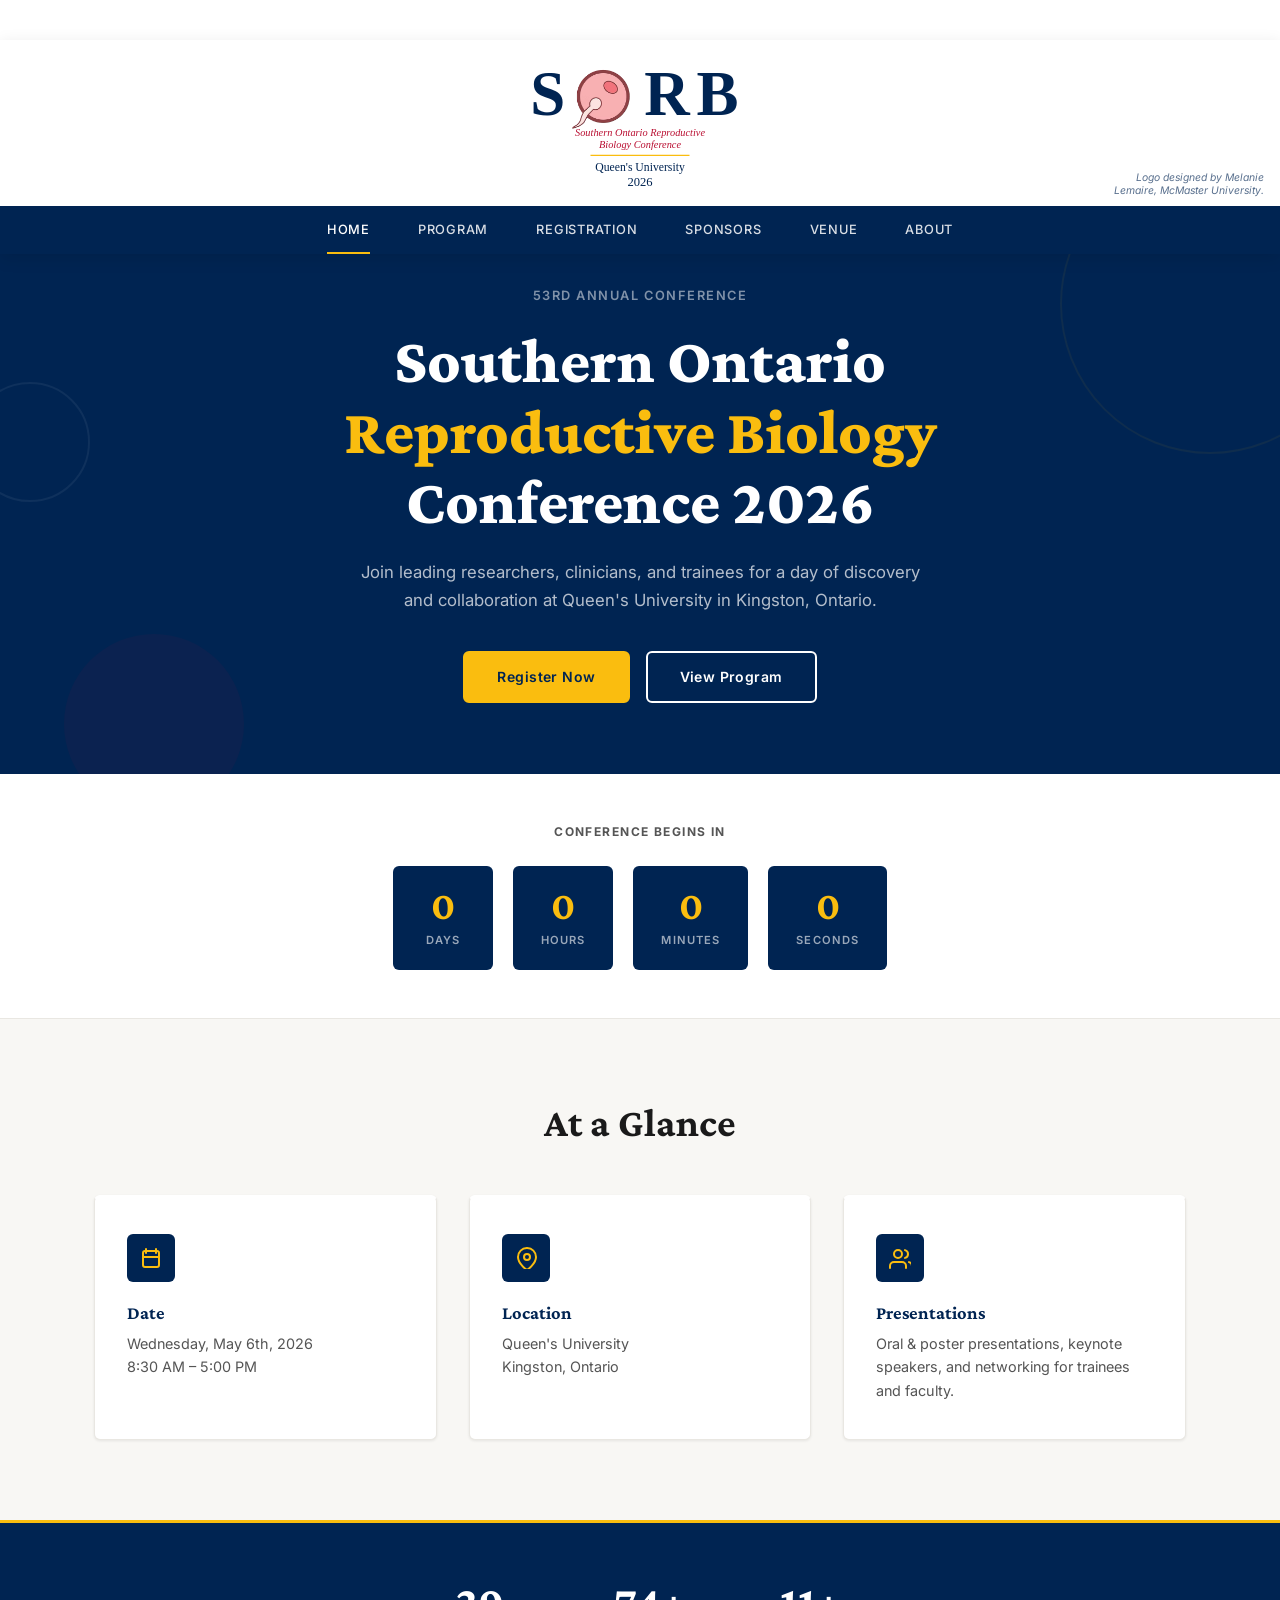
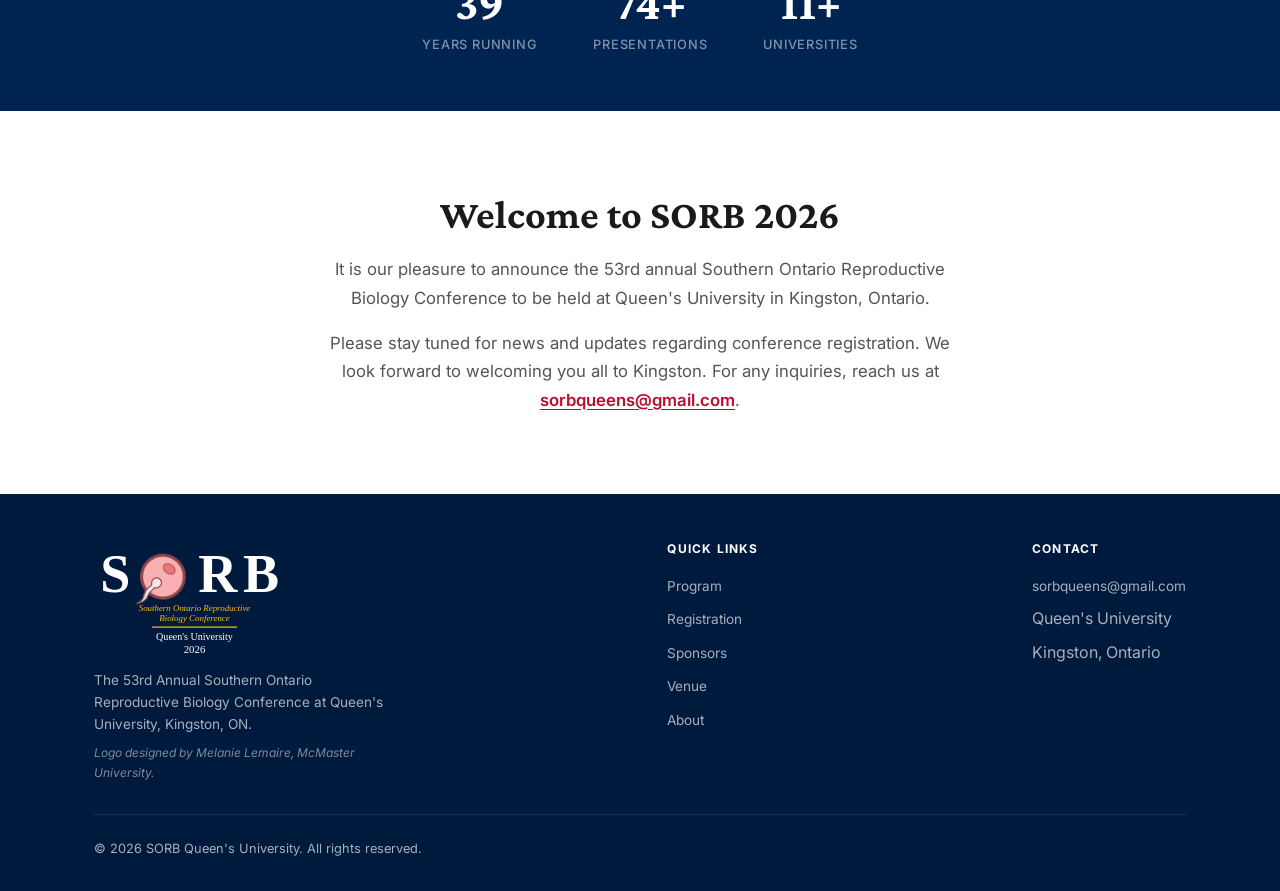
<file: index.html>
<!DOCTYPE html>
<html lang="en">
<head>
  <meta charset="UTF-8">
  <meta name="viewport" content="width=device-width, initial-scale=1.0">
  <title>SORB 2026 — Queen's University</title>
  <meta name="description" content="The 53rd Annual Southern Ontario Reproductive Biology Conference, hosted at Queen's University, Kingston, Ontario.">
  <meta property="og:title" content="SORB 2026 — Queen's University">
  <meta property="og:description" content="The 53rd Annual Southern Ontario Reproductive Biology Conference at Queen's University.">
  <link rel="icon" href="favicon.ico" sizes="any">
  <link rel="preconnect" href="https://fonts.googleapis.com">
  <link rel="preconnect" href="https://fonts.gstatic.com" crossorigin>
  <link href="https://fonts.googleapis.com/css2?family=Crimson+Pro:wght@700;800&family=Inter:wght@400;500;600;700&display=swap" rel="stylesheet">
  <link rel="stylesheet" href="styles.css">
</head>
<body>

  <a href="#main" class="skip-link">Skip to content</a>

  <header class="site-header">
    <div class="header-top">
      <a href="index.html" class="header-logo">
        <img src="logo.svg" alt="SORB — Southern Ontario Reproductive Biology Conference, Queen's University 2026" class="header-logo__img">
      </a>
      <span class="header-credit">Logo designed by Melanie Lemaire, McMaster University.</span>
      <button class="nav-toggle" aria-label="Toggle navigation" aria-expanded="false">
        <span></span><span></span><span></span>
      </button>
    </div>
    <nav class="header-nav" aria-label="Main navigation">
      <ul class="header-nav__list">
        <li class="header-nav__item"><a href="index.html" class="active">Home</a></li>
        <li class="header-nav__item"><a href="program.html">Program</a></li>
        <li class="header-nav__item"><a href="registration.html">Registration</a></li>
        <li class="header-nav__item"><a href="sponsors.html">Sponsors</a></li>
        <li class="header-nav__item"><a href="venue.html">Venue</a></li>
        <li class="header-nav__item"><a href="about.html">About</a></li>
      </ul>
    </nav>
  </header>

  <main id="main">

    <!-- Hero -->
    <section class="hero">
      <div class="hero__shape hero__shape--1" aria-hidden="true"></div>
      <div class="hero__shape hero__shape--2" aria-hidden="true"></div>
      <div class="hero__shape hero__shape--3" aria-hidden="true"></div>
      <div class="hero__content">
        <p class="hero__edition">53rd Annual Conference</p>
        <h1 class="hero__title">
          Southern Ontario<br><em>Reproductive Biology</em><br>Conference 2026
        </h1>
        <p class="hero__desc">
          Join leading researchers, clinicians, and trainees for a day of discovery
          and collaboration at Queen's University in Kingston, Ontario.
        </p>
        <div class="hero__actions">
          <a href="https://events.fin.queensu.ca/cgi/page.cgi/_eventmgr.html?action=viewdetail&amp;event_id=371" target="_blank" rel="noopener" class="btn btn--primary">Register Now</a>
          <a href="program.html" class="btn btn--outline">View Program</a>
        </div>
      </div>
    </section>

    <!-- Countdown -->
    <section class="countdown" id="countdown" aria-label="Countdown to conference">
      <div class="container">
        <p class="countdown__label">Conference begins in</p>
        <div class="countdown__grid">
          <div class="countdown__box">
            <div class="countdown__number" id="cd-days">--</div>
            <div class="countdown__unit">Days</div>
          </div>
          <div class="countdown__box">
            <div class="countdown__number" id="cd-hours">--</div>
            <div class="countdown__unit">Hours</div>
          </div>
          <div class="countdown__box">
            <div class="countdown__number" id="cd-minutes">--</div>
            <div class="countdown__unit">Minutes</div>
          </div>
          <div class="countdown__box">
            <div class="countdown__number" id="cd-seconds">--</div>
            <div class="countdown__unit">Seconds</div>
          </div>
        </div>
      </div>
    </section>

    <!-- Quick Info -->
    <section class="section section--light">
      <div class="container">
        <div class="text-center">
          <h2 class="section-title animate animate--fade-up">At a Glance</h2>
        </div>
        <div class="info-grid">
          <div class="info-card animate animate--fade-up animate--d1">
            <div class="info-card__icon" aria-hidden="true">
              <svg width="22" height="22" fill="none" stroke="currentColor" stroke-width="2" stroke-linecap="round" stroke-linejoin="round"><rect x="3" y="4" width="16" height="16" rx="2"/><line x1="16" y1="2" x2="16" y2="6"/><line x1="6" y1="2" x2="6" y2="6"/><line x1="3" y1="10" x2="19" y2="10"/></svg>
            </div>
            <h3 class="info-card__title">Date</h3>
            <p class="info-card__text">
              Wednesday, May 6th, 2026<br>
              8:30 AM – 5:00 PM
            </p>
          </div>
          <div class="info-card animate animate--fade-up animate--d2">
            <div class="info-card__icon" aria-hidden="true">
              <svg width="22" height="22" fill="none" stroke="currentColor" stroke-width="2" stroke-linecap="round" stroke-linejoin="round"><path d="M21 10c0 7-9 13-9 13S3 17 3 10a9 9 0 1 1 18 0z"/><circle cx="12" cy="10" r="3"/></svg>
            </div>
            <h3 class="info-card__title">Location</h3>
            <p class="info-card__text">Queen's University<br>Kingston, Ontario</p>
          </div>
          <div class="info-card animate animate--fade-up animate--d3">
            <div class="info-card__icon" aria-hidden="true">
              <svg width="22" height="22" fill="none" stroke="currentColor" stroke-width="2" stroke-linecap="round" stroke-linejoin="round"><path d="M17 21v-2a4 4 0 0 0-4-4H5a4 4 0 0 0-4 4v2"/><circle cx="9" cy="7" r="4"/><path d="M23 21v-2a4 4 0 0 0-3-3.87"/><path d="M16 3.13a4 4 0 0 1 0 7.75"/></svg>
            </div>
            <h3 class="info-card__title">Presentations</h3>
            <p class="info-card__text">Oral &amp; poster presentations, keynote speakers, and networking for trainees and faculty.</p>
          </div>
        </div>
      </div>
    </section>

    <!-- Stats -->
    <section class="stats" aria-label="Conference statistics">
      <div class="container">
        <div class="stats__grid">
          <div class="stats__item animate animate--fade-up animate--d1">
            <div class="stats__number" data-count-to="53">0</div>
            <div class="stats__desc">Years Running</div>
          </div>
          <div class="stats__item animate animate--fade-up animate--d2">
            <div class="stats__number" data-count-to="100" data-count-suffix="+">0</div>
            <div class="stats__desc">Presentations</div>
          </div>
          <div class="stats__item animate animate--fade-up animate--d3">
            <div class="stats__number" data-count-to="15" data-count-suffix="+">0</div>
            <div class="stats__desc">Universities</div>
          </div>
        </div>
      </div>
    </section>

    <!-- Welcome -->
    <section class="section">
      <div class="container container--narrow">
        <div class="text-center">
          <h2 class="section-title animate animate--fade-up">Welcome to SORB 2026</h2>
          <p class="section-subtitle mx-auto animate animate--fade-up animate--d1" style="text-align:center;">
            It is our pleasure to announce the 53rd annual Southern Ontario Reproductive
            Biology Conference to be held at Queen's University in Kingston, Ontario.
          </p>
          <p class="section-subtitle mx-auto animate animate--fade-up animate--d2" style="text-align:center; margin-top:16px;">
            Please stay tuned for news and updates regarding conference registration. We look
            forward to welcoming you all to Kingston. For any inquiries, reach us at
            <a href="mailto:sorbqueens@gmail.com" style="color:var(--red);font-weight:600;text-decoration:underline;text-underline-offset:3px;">sorbqueens@gmail.com</a>.
          </p>
        </div>
      </div>
    </section>


  </main>

  <footer class="site-footer">
    <div class="container">
      <div class="footer-inner">
        <div class="footer-brand">
          <img src="logo-footer.svg" alt="SORB 2026" class="footer-brand__img">
          <p class="footer-brand__text">The 53rd Annual Southern Ontario Reproductive Biology Conference at Queen's University, Kingston, ON.</p>
          <p class="footer-brand__credit">Logo designed by Melanie Lemaire, McMaster University.</p>
        </div>
        <div class="footer-links">
          <h4>Quick Links</h4>
          <ul>
            <li><a href="program.html">Program</a></li>
            <li><a href="registration.html">Registration</a></li>
            <li><a href="sponsors.html">Sponsors</a></li>
            <li><a href="venue.html">Venue</a></li>
            <li><a href="about.html">About</a></li>
          </ul>
        </div>
        <div class="footer-links">
          <h4>Contact</h4>
          <ul>
            <li><a href="mailto:sorbqueens@gmail.com">sorbqueens@gmail.com</a></li>
            <li>Queen's University</li>
            <li>Kingston, Ontario</li>
          </ul>
        </div>
      </div>
      <div class="footer-bottom">
        <span>&copy; 2026 SORB Queen's University. All rights reserved.</span>
      </div>
    </div>
  </footer>

  <script src="animations.js"></script>
</body>
</html>
</file>
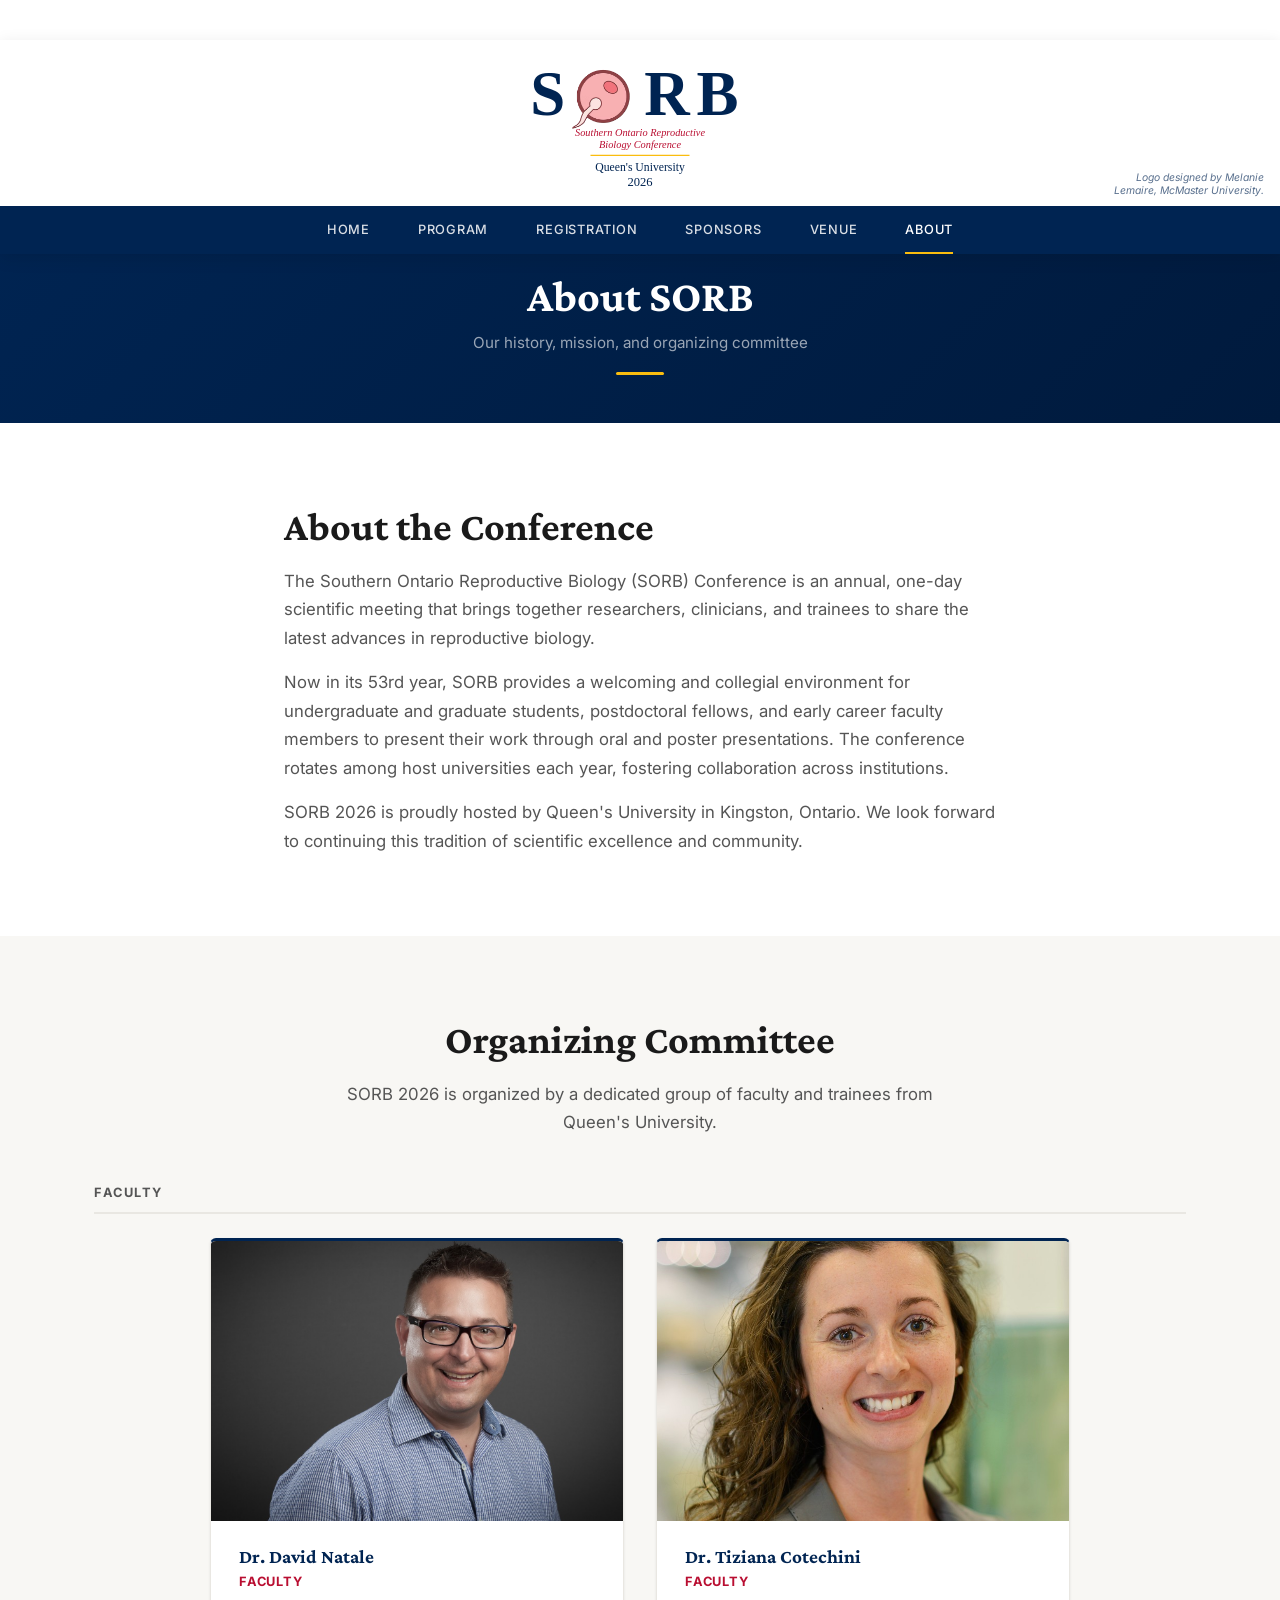
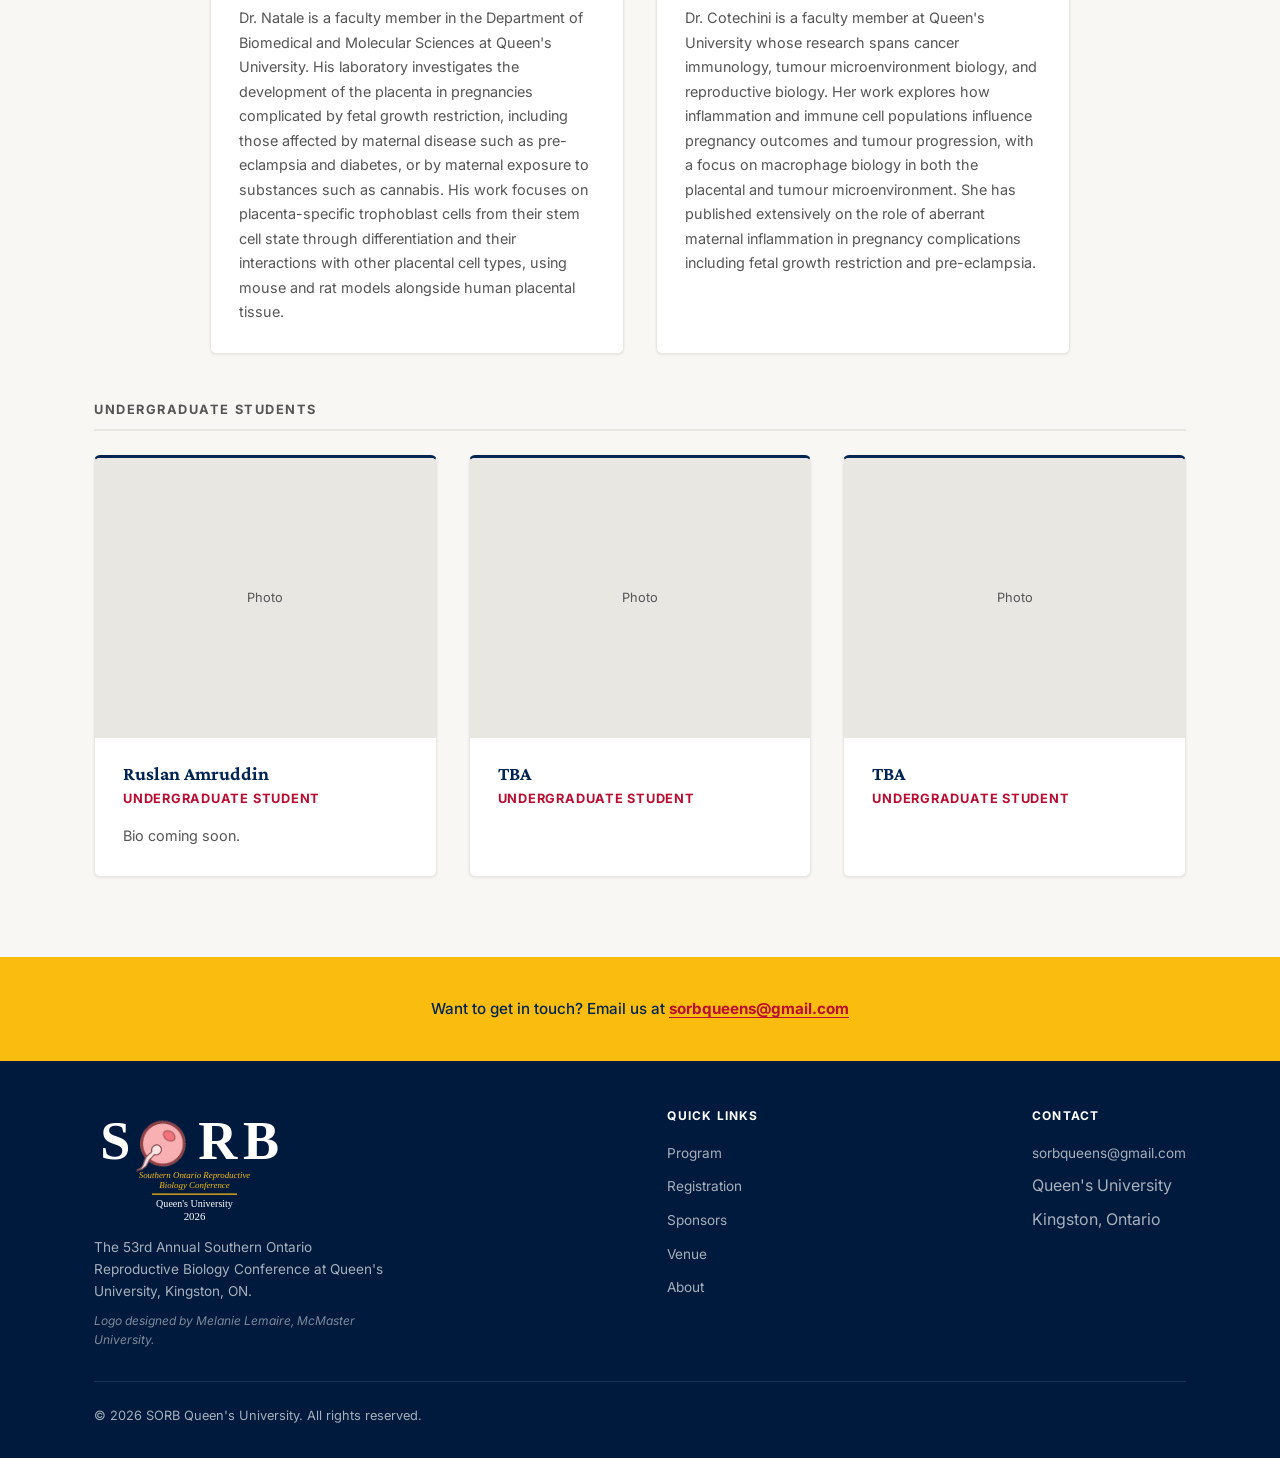
<file: about.html>
<!DOCTYPE html>
<html lang="en">
<head>
  <meta charset="UTF-8">
  <meta name="viewport" content="width=device-width, initial-scale=1.0">
  <title>About — SORB 2026</title>
  <meta name="description" content="About the Southern Ontario Reproductive Biology Conference and the SORB 2026 organizing committee at Queen's University.">
  <meta property="og:title" content="About — SORB 2026">
  <meta property="og:description" content="Learn about the SORB conference and our organizing committee.">
  <link rel="icon" href="favicon.ico" sizes="any">
  <link rel="preconnect" href="https://fonts.googleapis.com">
  <link rel="preconnect" href="https://fonts.gstatic.com" crossorigin>
  <link href="https://fonts.googleapis.com/css2?family=Crimson+Pro:wght@700;800&family=Inter:wght@400;500;600;700&display=swap" rel="stylesheet">
  <link rel="stylesheet" href="styles.css">
</head>
<body>

  <a href="#main" class="skip-link">Skip to content</a>

  <header class="site-header">
    <div class="header-top">
      <a href="index.html" class="header-logo">
        <img src="logo.svg" alt="SORB — Southern Ontario Reproductive Biology Conference, Queen's University 2026" class="header-logo__img">
      </a>
      <span class="header-credit">Logo designed by Melanie Lemaire, McMaster University.</span>
      <button class="nav-toggle" aria-label="Toggle navigation" aria-expanded="false">
        <span></span><span></span><span></span>
      </button>
    </div>
    <nav class="header-nav" aria-label="Main navigation">
      <ul class="header-nav__list">
        <li class="header-nav__item"><a href="index.html">Home</a></li>
        <li class="header-nav__item"><a href="program.html">Program</a></li>
        <li class="header-nav__item"><a href="registration.html">Registration</a></li>
        <li class="header-nav__item"><a href="sponsors.html">Sponsors</a></li>
        <li class="header-nav__item"><a href="venue.html">Venue</a></li>
        <li class="header-nav__item"><a href="about.html" class="active">About</a></li>
      </ul>
    </nav>
  </header>

  <main id="main">
    <div class="page-header">
      <h1 class="page-header__title">About SORB</h1>
      <p class="page-header__subtitle">Our history, mission, and organizing committee</p>
      <div class="page-header__divider"></div>
    </div>

    <!-- About -->
    <section class="section">
      <div class="container container--narrow">
        <h2 class="section-title animate animate--fade-up">About the Conference</h2>
        <p class="section-subtitle animate animate--fade-up animate--d1" style="max-width:none;">
          The Southern Ontario Reproductive Biology (SORB) Conference is an annual, one-day scientific meeting that brings together researchers, clinicians, and trainees to share the latest advances in reproductive biology.
        </p>
        <p class="section-subtitle animate animate--fade-up animate--d2" style="max-width:none;margin-top:16px;">
          Now in its 53rd year, SORB provides a welcoming and collegial environment for undergraduate and graduate students, postdoctoral fellows, and early career faculty members to present their work through oral and poster presentations. The conference rotates among host universities each year, fostering collaboration across institutions.
        </p>
        <p class="section-subtitle animate animate--fade-up animate--d3" style="max-width:none;margin-top:16px;">
          SORB 2026 is proudly hosted by Queen's University in Kingston, Ontario. We look forward to continuing this tradition of scientific excellence and community.
        </p>
      </div>
    </section>

    <!-- Organizing Committee -->
    <section class="section section--light">
      <div class="container">
        <div class="text-center">
          <h2 class="section-title animate animate--fade-up">Organizing Committee</h2>
          <p class="section-subtitle mx-auto animate animate--fade-up animate--d1" style="text-align:center;margin-bottom:16px;">
            SORB 2026 is organized by a dedicated group of faculty and trainees from Queen's University.
          </p>
        </div>

        <!-- Faculty -->
        <h3 class="committee-section-label animate animate--fade-up">Faculty</h3>
        <div class="team-grid-bio team-grid-bio--two">
          <div class="bio-card animate animate--fade-up animate--d1">
            <div class="bio-card__photo">
              <img src="images/david-natale.jpg" alt="Dr. David Natale">
            </div>
            <div class="bio-card__body">
              <h3 class="bio-card__name">Dr. David Natale</h3>
              <p class="bio-card__role">Faculty</p>
              <p class="bio-card__bio">Dr. Natale is a faculty member in the Department of Biomedical and Molecular Sciences at Queen's University. His laboratory investigates the development of the placenta in pregnancies complicated by fetal growth restriction, including those affected by maternal disease such as pre-eclampsia and diabetes, or by maternal exposure to substances such as cannabis. His work focuses on placenta-specific trophoblast cells from their stem cell state through differentiation and their interactions with other placental cell types, using mouse and rat models alongside human placental tissue.</p>
            </div>
          </div>
          <div class="bio-card animate animate--fade-up animate--d2">
            <div class="bio-card__photo">
              <img src="images/tiziana-cotechini.jpg" alt="Dr. Tiziana Cotechini">
            </div>
            <div class="bio-card__body">
              <h3 class="bio-card__name">Dr. Tiziana Cotechini</h3>
              <p class="bio-card__role">Faculty</p>
              <p class="bio-card__bio">Dr. Cotechini is a faculty member at Queen's University whose research spans cancer immunology, tumour microenvironment biology, and reproductive biology. Her work explores how inflammation and immune cell populations influence pregnancy outcomes and tumour progression, with a focus on macrophage biology in both the placental and tumour microenvironment. She has published extensively on the role of aberrant maternal inflammation in pregnancy complications including fetal growth restriction and pre-eclampsia.</p>
            </div>
          </div>
        </div>

        <!-- Undergraduate Students -->
        <h3 class="committee-section-label animate animate--fade-up">Undergraduate Students</h3>
        <div class="team-grid-bio">
          <div class="bio-card animate animate--fade-up animate--d1">
            <div class="bio-card__photo">
              <span>Photo</span>
            </div>
            <div class="bio-card__body">
              <h3 class="bio-card__name">Ruslan Amruddin</h3>
              <p class="bio-card__role">Undergraduate Student</p>
              <p class="bio-card__bio">Bio coming soon.</p>
            </div>
          </div>
          <div class="bio-card bio-card--empty animate animate--fade-up animate--d2">
            <div class="bio-card__photo"><span>Photo</span></div>
            <div class="bio-card__body">
              <h3 class="bio-card__name">TBA</h3>
              <p class="bio-card__role">Undergraduate Student</p>
              <p class="bio-card__bio"></p>
            </div>
          </div>
          <div class="bio-card bio-card--empty animate animate--fade-up animate--d3">
            <div class="bio-card__photo"><span>Photo</span></div>
            <div class="bio-card__body">
              <h3 class="bio-card__name">TBA</h3>
              <p class="bio-card__role">Undergraduate Student</p>
              <p class="bio-card__bio"></p>
            </div>
          </div>
        </div>
      </div>
    </section>

    <section class="contact-bar">
      <div class="container">
        <p>Want to get in touch? Email us at <a href="mailto:sorbqueens@gmail.com">sorbqueens@gmail.com</a></p>
      </div>
    </section>
  </main>

  <footer class="site-footer">
    <div class="container">
      <div class="footer-inner">
        <div class="footer-brand">
          <img src="logo-footer.svg" alt="SORB 2026" class="footer-brand__img">
          <p class="footer-brand__text">The 53rd Annual Southern Ontario Reproductive Biology Conference at Queen's University, Kingston, ON.</p>
          <p class="footer-brand__credit">Logo designed by Melanie Lemaire, McMaster University.</p>
        </div>
        <div class="footer-links">
          <h4>Quick Links</h4>
          <ul>
            <li><a href="program.html">Program</a></li>
            <li><a href="registration.html">Registration</a></li>
            <li><a href="sponsors.html">Sponsors</a></li>
            <li><a href="venue.html">Venue</a></li>
            <li><a href="about.html">About</a></li>
          </ul>
        </div>
        <div class="footer-links">
          <h4>Contact</h4>
          <ul>
            <li><a href="mailto:sorbqueens@gmail.com">sorbqueens@gmail.com</a></li>
            <li>Queen's University</li>
            <li>Kingston, Ontario</li>
          </ul>
        </div>
      </div>
      <div class="footer-bottom">
        <span>&copy; 2026 SORB Queen's University. All rights reserved.</span>
      </div>
    </div>
  </footer>

  <script src="animations.js"></script>
</body>
</html>
</file>
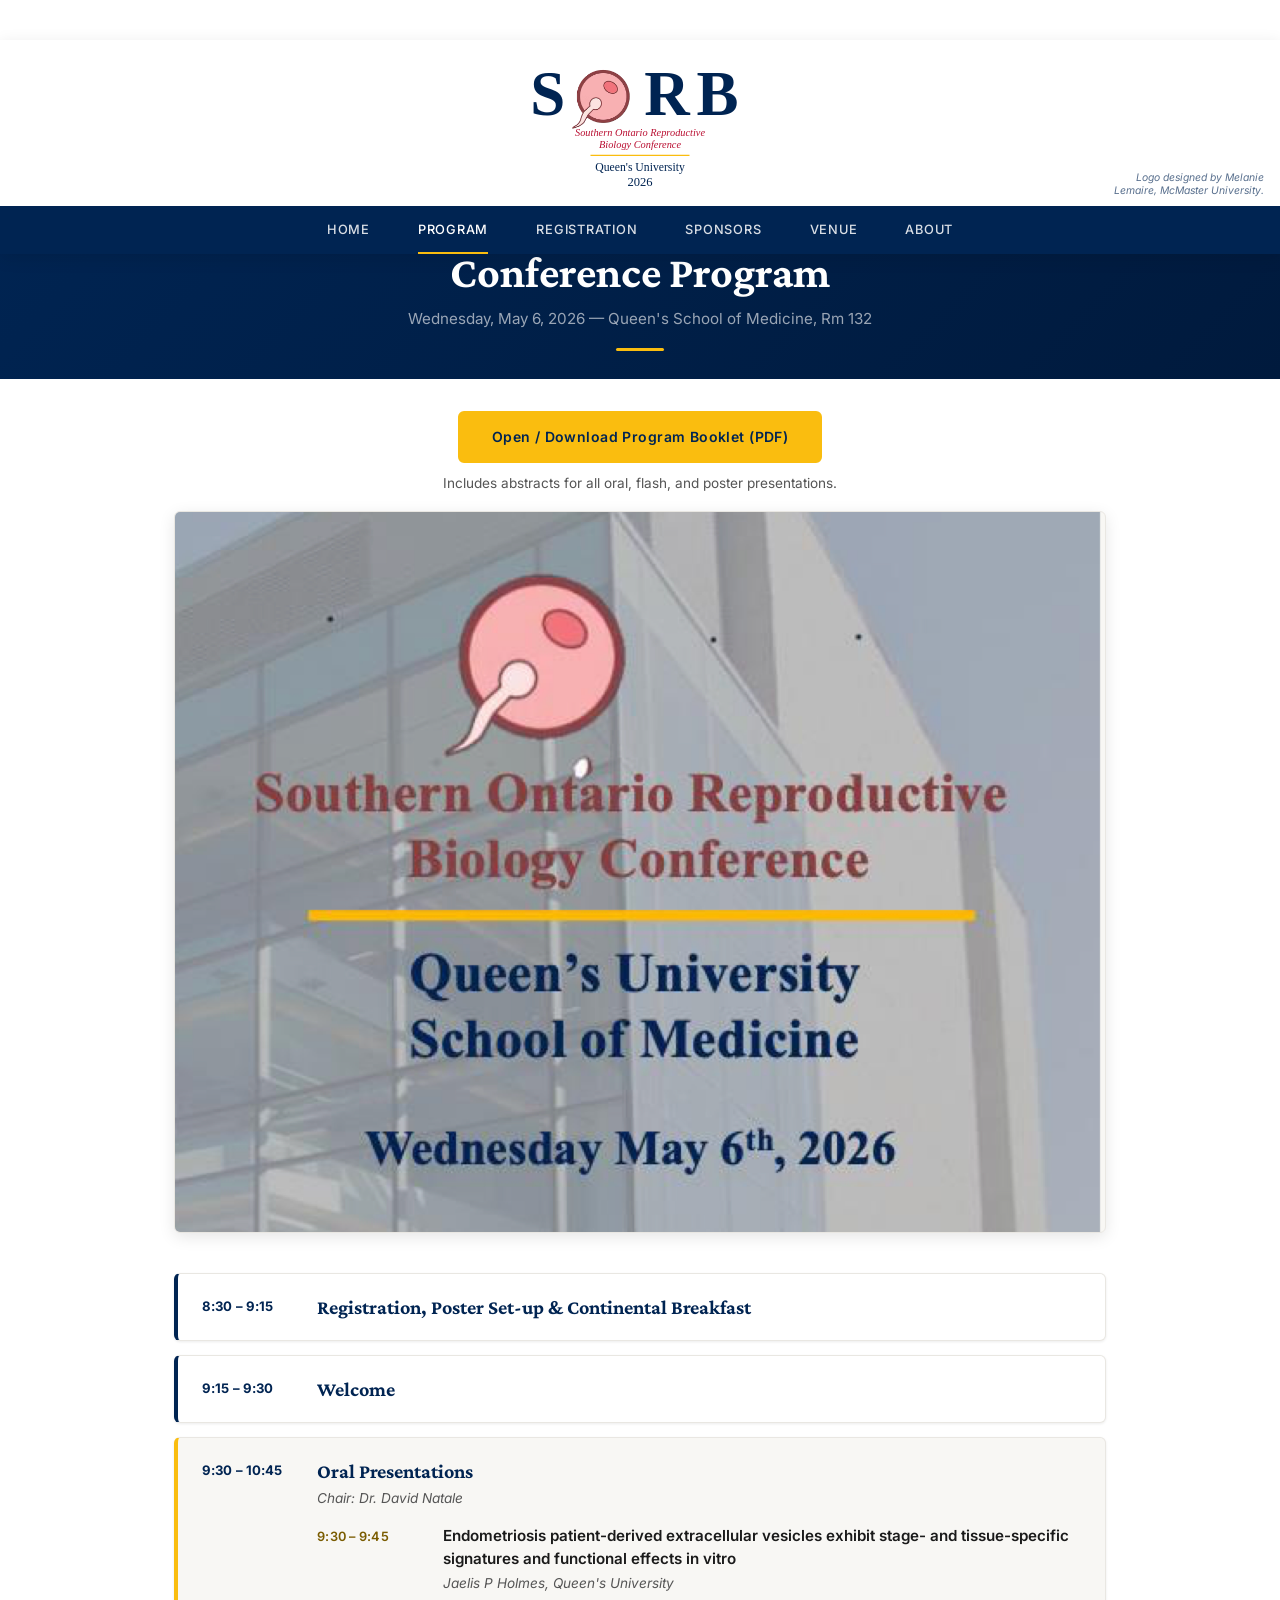
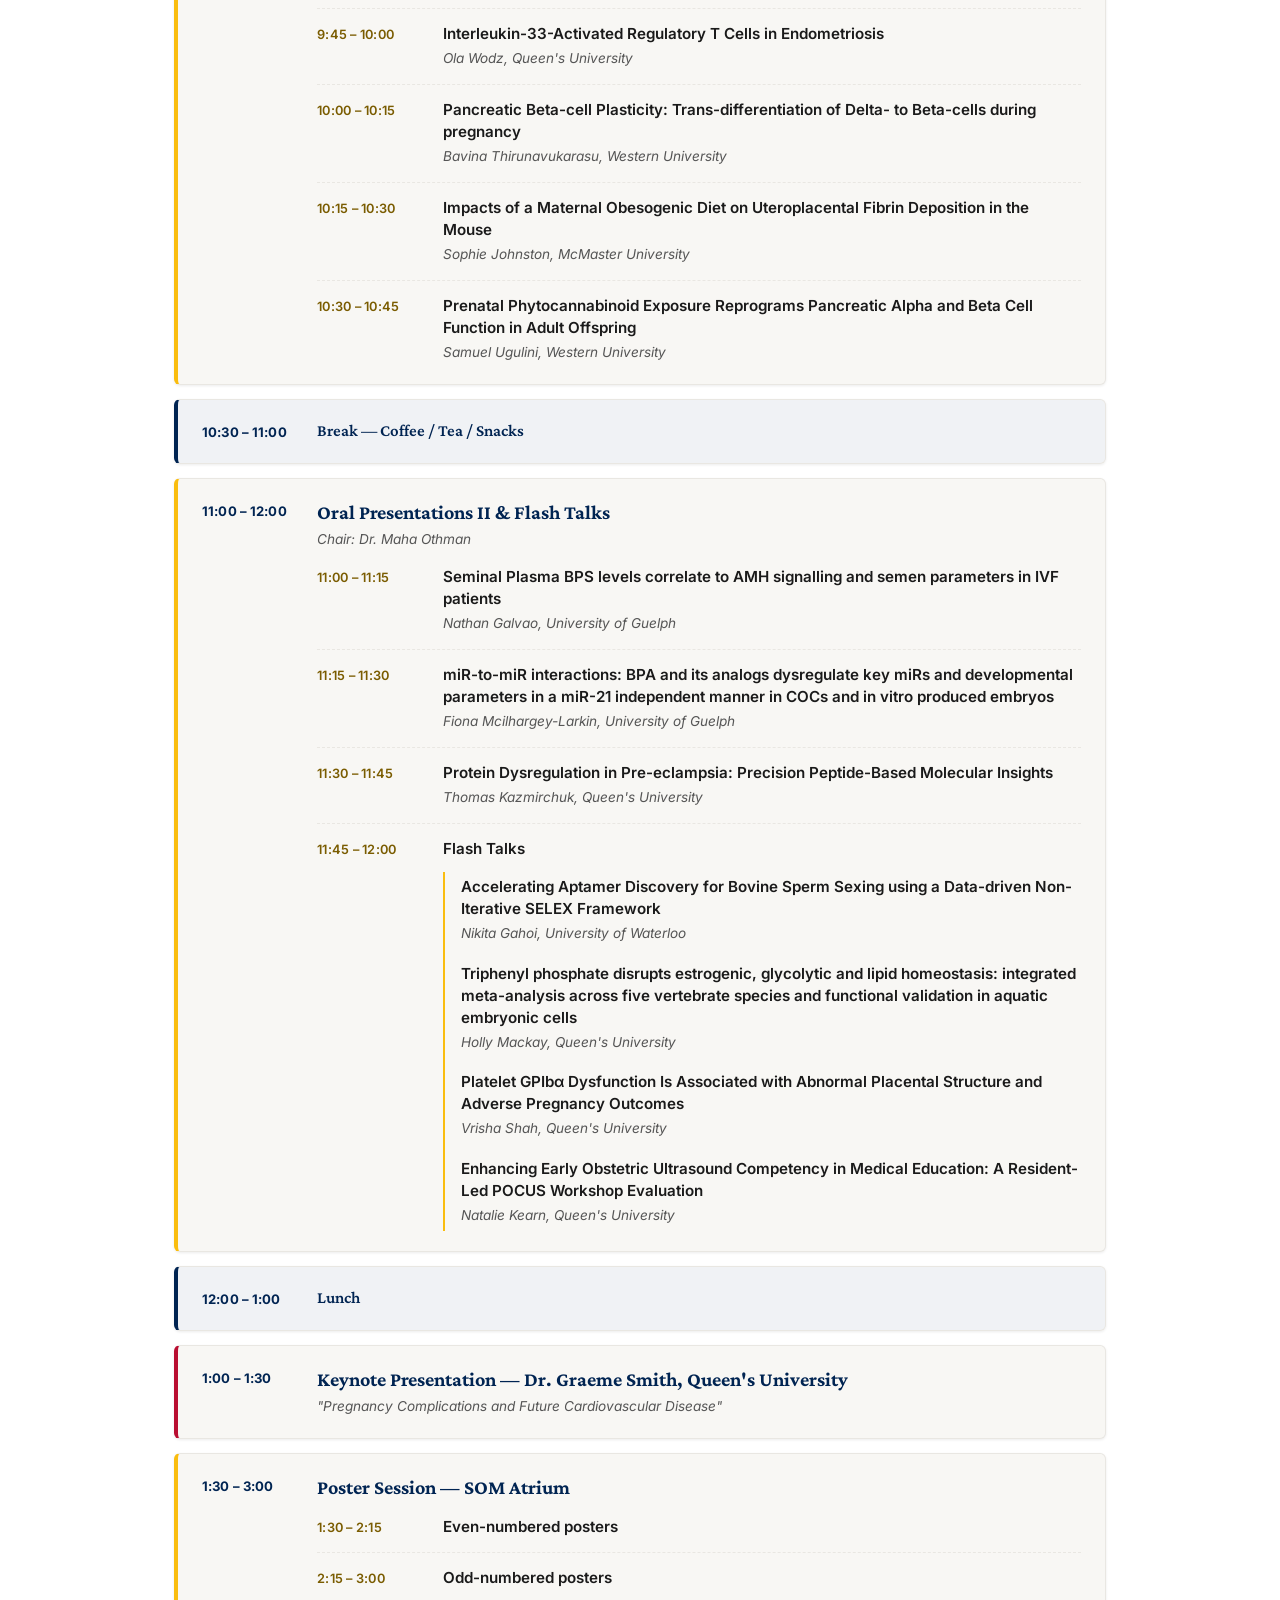
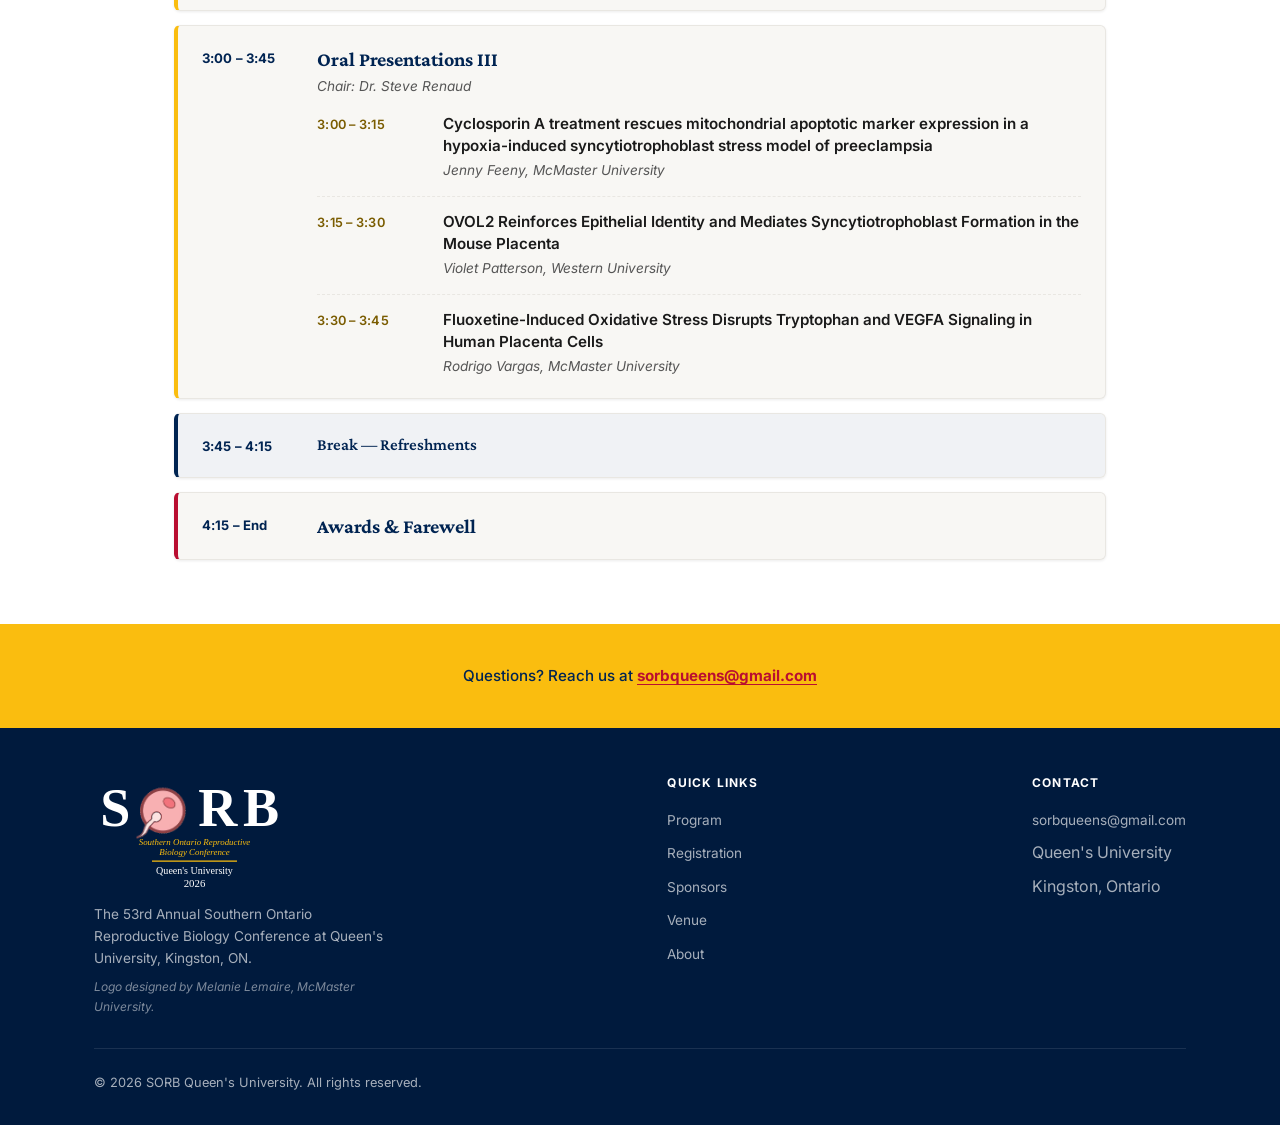
<file: program.html>
<!DOCTYPE html>
<html lang="en">
<head>
  <meta charset="UTF-8">
  <meta name="viewport" content="width=device-width, initial-scale=1.0">
  <title>Program — SORB 2026</title>
  <meta name="description" content="Conference schedule for the 53rd Annual SORB Conference at Queen's University.">
  <meta property="og:title" content="Program — SORB 2026">
  <meta property="og:description" content="View the schedule for SORB 2026 at Queen's University.">
  <link rel="icon" href="favicon.ico" sizes="any">
  <link rel="preconnect" href="https://fonts.googleapis.com">
  <link rel="preconnect" href="https://fonts.gstatic.com" crossorigin>
  <link href="https://fonts.googleapis.com/css2?family=Crimson+Pro:wght@700;800&family=Inter:wght@400;500;600;700&display=swap" rel="stylesheet">
  <link rel="stylesheet" href="styles.css">
</head>
<body>

  <a href="#main" class="skip-link">Skip to content</a>

  <header class="site-header">
    <div class="header-top">
      <a href="index.html" class="header-logo">
        <img src="logo.svg" alt="SORB — Southern Ontario Reproductive Biology Conference, Queen's University 2026" class="header-logo__img">
      </a>
      <span class="header-credit">Logo designed by Melanie Lemaire, McMaster University.</span>
      <button class="nav-toggle" aria-label="Toggle navigation" aria-expanded="false">
        <span></span><span></span><span></span>
      </button>
    </div>
    <nav class="header-nav" aria-label="Main navigation">
      <ul class="header-nav__list">
        <li class="header-nav__item"><a href="index.html">Home</a></li>
        <li class="header-nav__item"><a href="program.html" class="active">Program</a></li>
        <li class="header-nav__item"><a href="registration.html">Registration</a></li>
        <li class="header-nav__item"><a href="sponsors.html">Sponsors</a></li>
        <li class="header-nav__item"><a href="venue.html">Venue</a></li>
        <li class="header-nav__item"><a href="about.html">About</a></li>
      </ul>
    </nav>
  </header>

  <main id="main">
    <div class="page-header" style="padding:32px 24px 28px;">
      <h1 class="page-header__title">Conference Program</h1>
      <p class="page-header__subtitle">Wednesday, May 6, 2026 — Queen's School of Medicine, Rm 132</p>
      <div class="page-header__divider"></div>
    </div>

    <section class="section" style="padding:32px 0 64px;">
      <div class="container" style="max-width:980px;">
        <div class="animate animate--fade-up" style="margin-bottom:40px;">
          <div class="text-center" style="margin-bottom:16px;">
            <a href="images/SORB-2026-Program-Booklet.pdf" target="_blank" rel="noopener" class="btn btn--primary">
              Open / Download Program Booklet (PDF)
            </a>
            <p style="margin-top:10px;font-size:.85rem;color:var(--text-muted);">Includes abstracts for all oral, flash, and poster presentations.</p>
          </div>
          <div style="border:1px solid var(--light-gray);border-radius:var(--radius);overflow:hidden;box-shadow:var(--shadow-md);background:var(--off-white);">
            <object data="images/SORB-2026-Program-Booklet.pdf#view=FitH" type="application/pdf" style="width:100%;height:80vh;min-height:640px;display:block;">
              <a href="images/SORB-2026-Program-Booklet.pdf" target="_blank" rel="noopener" style="display:block;">
                <img src="images/SORB-2026-Program-Booklet-cover.png" alt="SORB 2026 Program Booklet — first page preview" style="width:100%;display:block;">
              </a>
              <p style="padding:16px;text-align:center;font-size:.9rem;">Your browser cannot display the embedded PDF. <a href="images/SORB-2026-Program-Booklet.pdf" target="_blank" rel="noopener">Open the booklet in a new tab</a>.</p>
            </object>
          </div>
        </div>
        <div class="schedule" style="margin-top:8px;">

          <div class="schedule__block">
            <div class="schedule__time">8:30 – 9:15</div>
            <div class="schedule__body">
              <h3 class="schedule__title">Registration, Poster Set-up &amp; Continental Breakfast</h3>
            </div>
          </div>

          <div class="schedule__block">
            <div class="schedule__time">9:15 – 9:30</div>
            <div class="schedule__body">
              <h3 class="schedule__title">Welcome</h3>
            </div>
          </div>

          <div class="schedule__block schedule__block--session">
            <div class="schedule__time">9:30 – 10:45</div>
            <div class="schedule__body">
              <h3 class="schedule__title">Oral Presentations</h3>
              <p class="schedule__chair">Chair: Dr. David Natale</p>
              <ul class="schedule__talks">
                <li>
                  <span class="schedule__talk-time">9:30 – 9:45</span>
                  <div>
                    <p class="schedule__talk-title">Endometriosis patient-derived extracellular vesicles exhibit stage- and tissue-specific signatures and functional effects in vitro</p>
                    <p class="schedule__talk-author">Jaelis P Holmes, Queen's University</p>
                  </div>
                </li>
                <li>
                  <span class="schedule__talk-time">9:45 – 10:00</span>
                  <div>
                    <p class="schedule__talk-title">Interleukin-33-Activated Regulatory T Cells in Endometriosis</p>
                    <p class="schedule__talk-author">Ola Wodz, Queen's University</p>
                  </div>
                </li>
                <li>
                  <span class="schedule__talk-time">10:00 – 10:15</span>
                  <div>
                    <p class="schedule__talk-title">Pancreatic Beta-cell Plasticity: Trans-differentiation of Delta- to Beta-cells during pregnancy</p>
                    <p class="schedule__talk-author">Bavina Thirunavukarasu, Western University</p>
                  </div>
                </li>
                <li>
                  <span class="schedule__talk-time">10:15 – 10:30</span>
                  <div>
                    <p class="schedule__talk-title">Impacts of a Maternal Obesogenic Diet on Uteroplacental Fibrin Deposition in the Mouse</p>
                    <p class="schedule__talk-author">Sophie Johnston, McMaster University</p>
                  </div>
                </li>
                <li>
                  <span class="schedule__talk-time">10:30 – 10:45</span>
                  <div>
                    <p class="schedule__talk-title">Prenatal Phytocannabinoid Exposure Reprograms Pancreatic Alpha and Beta Cell Function in Adult Offspring</p>
                    <p class="schedule__talk-author">Samuel Ugulini, Western University</p>
                  </div>
                </li>
              </ul>
            </div>
          </div>

          <div class="schedule__block schedule__block--break">
            <div class="schedule__time">10:30 – 11:00</div>
            <div class="schedule__body">
              <h3 class="schedule__title">Break — Coffee / Tea / Snacks</h3>
            </div>
          </div>

          <div class="schedule__block schedule__block--session">
            <div class="schedule__time">11:00 – 12:00</div>
            <div class="schedule__body">
              <h3 class="schedule__title">Oral Presentations II &amp; Flash Talks</h3>
              <p class="schedule__chair">Chair: Dr. Maha Othman</p>
              <ul class="schedule__talks">
                <li>
                  <span class="schedule__talk-time">11:00 – 11:15</span>
                  <div>
                    <p class="schedule__talk-title">Seminal Plasma BPS levels correlate to AMH signalling and semen parameters in IVF patients</p>
                    <p class="schedule__talk-author">Nathan Galvao, University of Guelph</p>
                  </div>
                </li>
                <li>
                  <span class="schedule__talk-time">11:15 – 11:30</span>
                  <div>
                    <p class="schedule__talk-title">miR-to-miR interactions: BPA and its analogs dysregulate key miRs and developmental parameters in a miR-21 independent manner in COCs and in vitro produced embryos</p>
                    <p class="schedule__talk-author">Fiona Mcilhargey-Larkin, University of Guelph</p>
                  </div>
                </li>
                <li>
                  <span class="schedule__talk-time">11:30 – 11:45</span>
                  <div>
                    <p class="schedule__talk-title">Protein Dysregulation in Pre-eclampsia: Precision Peptide-Based Molecular Insights</p>
                    <p class="schedule__talk-author">Thomas Kazmirchuk, Queen's University</p>
                  </div>
                </li>
                <li>
                  <span class="schedule__talk-time">11:45 – 12:00</span>
                  <div>
                    <p class="schedule__talk-title">Flash Talks</p>
                    <ul class="schedule__flash">
                      <li>
                        <p class="schedule__talk-title">Accelerating Aptamer Discovery for Bovine Sperm Sexing using a Data-driven Non-Iterative SELEX Framework</p>
                        <p class="schedule__talk-author">Nikita Gahoi, University of Waterloo</p>
                      </li>
                      <li>
                        <p class="schedule__talk-title">Triphenyl phosphate disrupts estrogenic, glycolytic and lipid homeostasis: integrated meta-analysis across five vertebrate species and functional validation in aquatic embryonic cells</p>
                        <p class="schedule__talk-author">Holly Mackay, Queen's University</p>
                      </li>
                      <li>
                        <p class="schedule__talk-title">Platelet GPIbα Dysfunction Is Associated with Abnormal Placental Structure and Adverse Pregnancy Outcomes</p>
                        <p class="schedule__talk-author">Vrisha Shah, Queen's University</p>
                      </li>
                      <li>
                        <p class="schedule__talk-title">Enhancing Early Obstetric Ultrasound Competency in Medical Education: A Resident-Led POCUS Workshop Evaluation</p>
                        <p class="schedule__talk-author">Natalie Kearn, Queen's University</p>
                      </li>
                    </ul>
                  </div>
                </li>
              </ul>
            </div>
          </div>

          <div class="schedule__block schedule__block--break">
            <div class="schedule__time">12:00 – 1:00</div>
            <div class="schedule__body">
              <h3 class="schedule__title">Lunch</h3>
            </div>
          </div>

          <div class="schedule__block schedule__block--keynote">
            <div class="schedule__time">1:00 – 1:30</div>
            <div class="schedule__body">
              <h3 class="schedule__title">Keynote Presentation — Dr. Graeme Smith, Queen's University</h3>
              <p class="schedule__chair"><em>"Pregnancy Complications and Future Cardiovascular Disease"</em></p>
            </div>
          </div>

          <div class="schedule__block schedule__block--session">
            <div class="schedule__time">1:30 – 3:00</div>
            <div class="schedule__body">
              <h3 class="schedule__title">Poster Session — SOM Atrium</h3>
              <ul class="schedule__talks">
                <li>
                  <span class="schedule__talk-time">1:30 – 2:15</span>
                  <div><p class="schedule__talk-title">Even-numbered posters</p></div>
                </li>
                <li>
                  <span class="schedule__talk-time">2:15 – 3:00</span>
                  <div><p class="schedule__talk-title">Odd-numbered posters</p></div>
                </li>
              </ul>
            </div>
          </div>

          <div class="schedule__block schedule__block--session">
            <div class="schedule__time">3:00 – 3:45</div>
            <div class="schedule__body">
              <h3 class="schedule__title">Oral Presentations III</h3>
              <p class="schedule__chair">Chair: Dr. Steve Renaud</p>
              <ul class="schedule__talks">
                <li>
                  <span class="schedule__talk-time">3:00 – 3:15</span>
                  <div>
                    <p class="schedule__talk-title">Cyclosporin A treatment rescues mitochondrial apoptotic marker expression in a hypoxia-induced syncytiotrophoblast stress model of preeclampsia</p>
                    <p class="schedule__talk-author">Jenny Feeny, McMaster University</p>
                  </div>
                </li>
                <li>
                  <span class="schedule__talk-time">3:15 – 3:30</span>
                  <div>
                    <p class="schedule__talk-title">OVOL2 Reinforces Epithelial Identity and Mediates Syncytiotrophoblast Formation in the Mouse Placenta</p>
                    <p class="schedule__talk-author">Violet Patterson, Western University</p>
                  </div>
                </li>
                <li>
                  <span class="schedule__talk-time">3:30 – 3:45</span>
                  <div>
                    <p class="schedule__talk-title">Fluoxetine-Induced Oxidative Stress Disrupts Tryptophan and VEGFA Signaling in Human Placenta Cells</p>
                    <p class="schedule__talk-author">Rodrigo Vargas, McMaster University</p>
                  </div>
                </li>
              </ul>
            </div>
          </div>

          <div class="schedule__block schedule__block--break">
            <div class="schedule__time">3:45 – 4:15</div>
            <div class="schedule__body">
              <h3 class="schedule__title">Break — Refreshments</h3>
            </div>
          </div>

          <div class="schedule__block schedule__block--keynote">
            <div class="schedule__time">4:15 – End</div>
            <div class="schedule__body">
              <h3 class="schedule__title">Awards &amp; Farewell</h3>
            </div>
          </div>

        </div>
      </div>
    </section>

    <section class="contact-bar">
      <div class="container">
        <p>Questions? Reach us at <a href="mailto:sorbqueens@gmail.com">sorbqueens@gmail.com</a></p>
      </div>
    </section>
  </main>

  <footer class="site-footer">
    <div class="container">
      <div class="footer-inner">
        <div class="footer-brand">
          <img src="logo-footer.svg" alt="SORB 2026" class="footer-brand__img">
          <p class="footer-brand__text">The 53rd Annual Southern Ontario Reproductive Biology Conference at Queen's University, Kingston, ON.</p>
          <p class="footer-brand__credit">Logo designed by Melanie Lemaire, McMaster University.</p>
        </div>
        <div class="footer-links">
          <h4>Quick Links</h4>
          <ul>
            <li><a href="program.html">Program</a></li>
            <li><a href="registration.html">Registration</a></li>
            <li><a href="sponsors.html">Sponsors</a></li>
            <li><a href="venue.html">Venue</a></li>
            <li><a href="about.html">About</a></li>
          </ul>
        </div>
        <div class="footer-links">
          <h4>Contact</h4>
          <ul>
            <li><a href="mailto:sorbqueens@gmail.com">sorbqueens@gmail.com</a></li>
            <li>Queen's University</li>
            <li>Kingston, Ontario</li>
          </ul>
        </div>
      </div>
      <div class="footer-bottom">
        <span>&copy; 2026 SORB Queen's University. All rights reserved.</span>
      </div>
    </div>
  </footer>

  <script src="animations.js"></script>
</body>
</html>
</file>
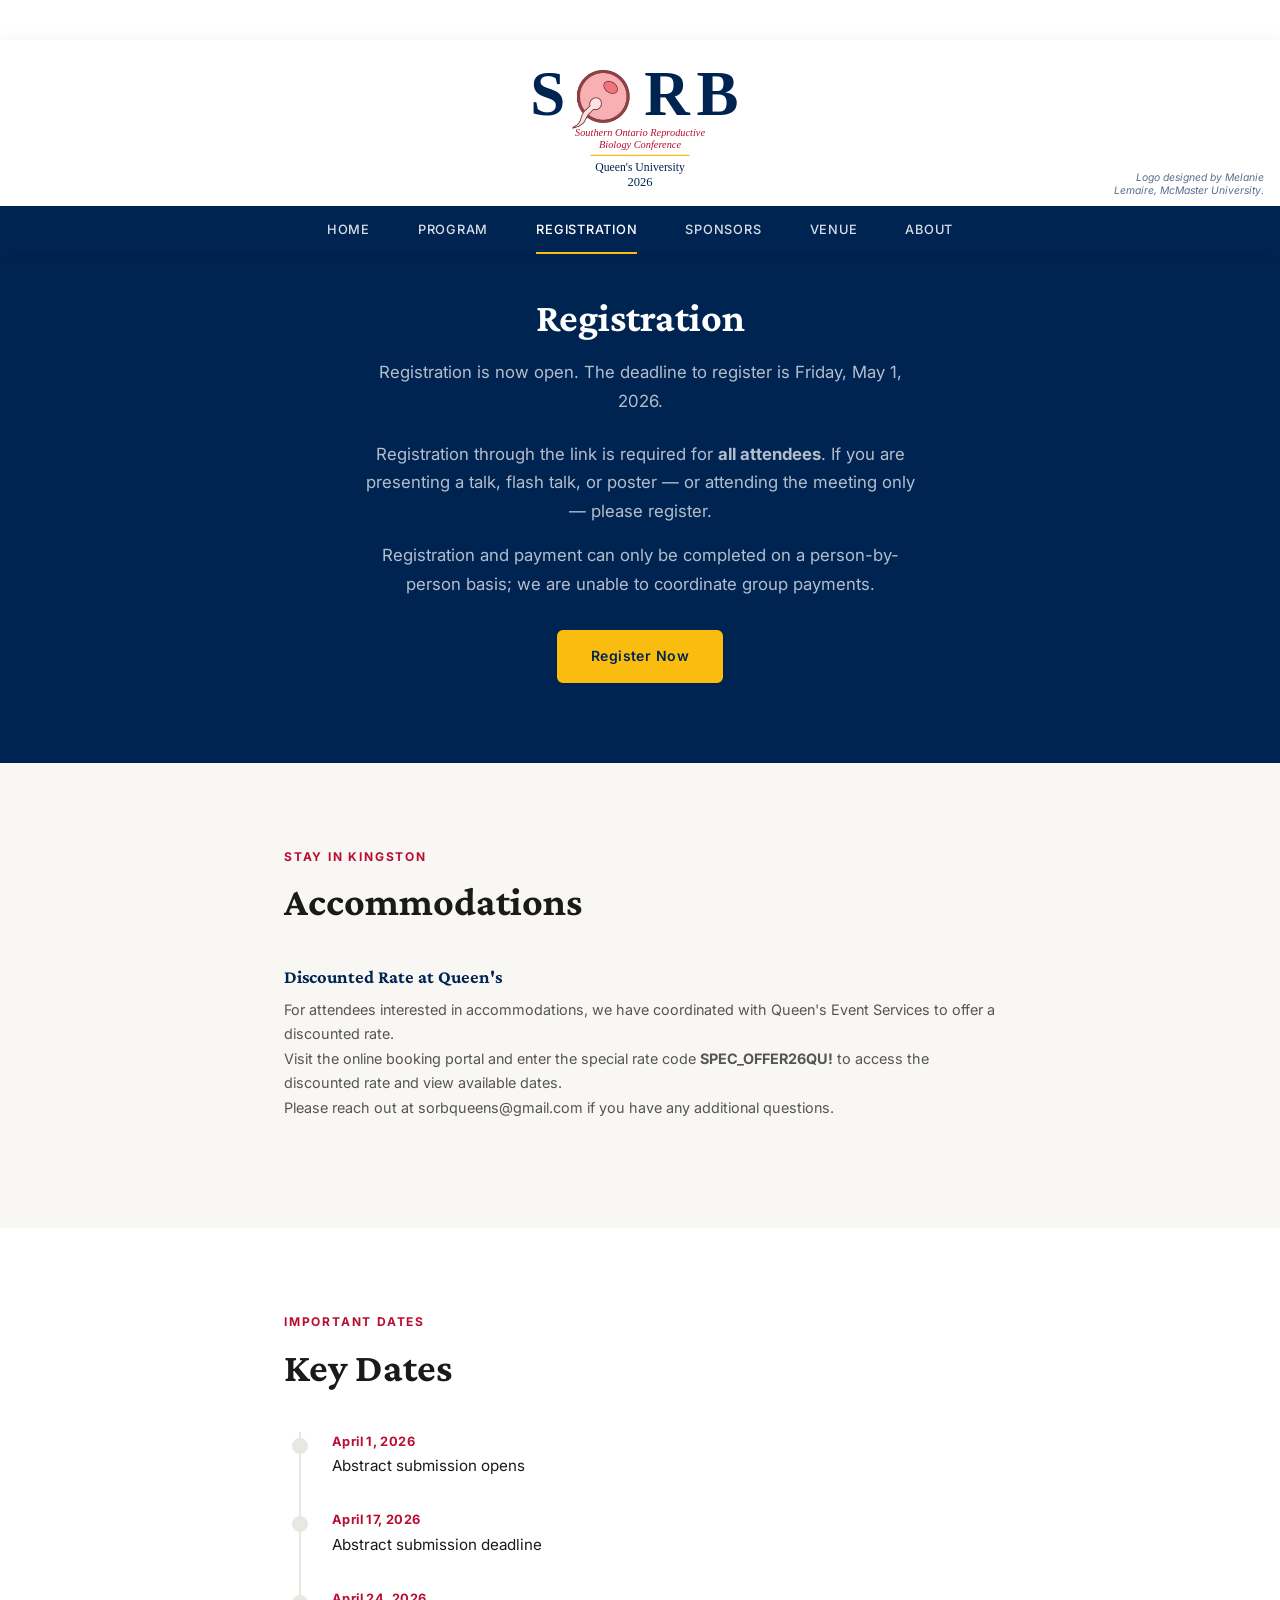
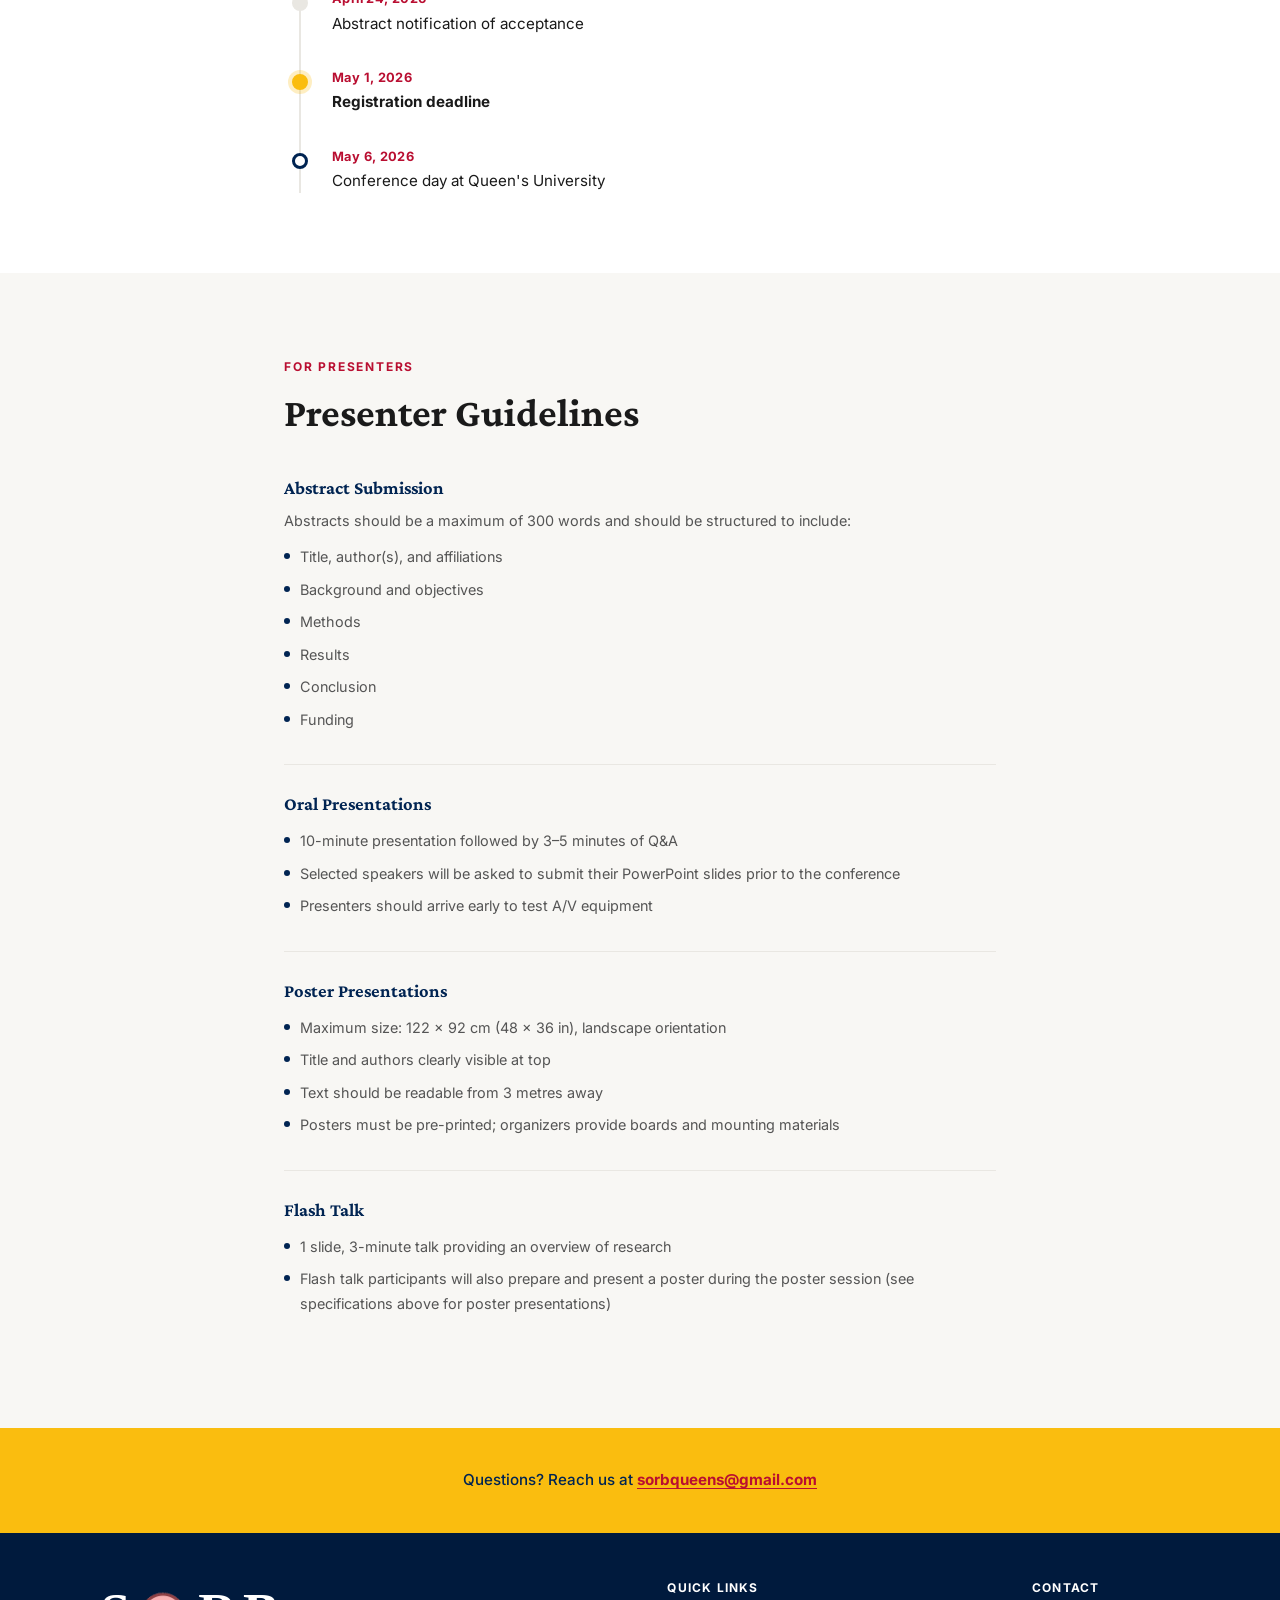
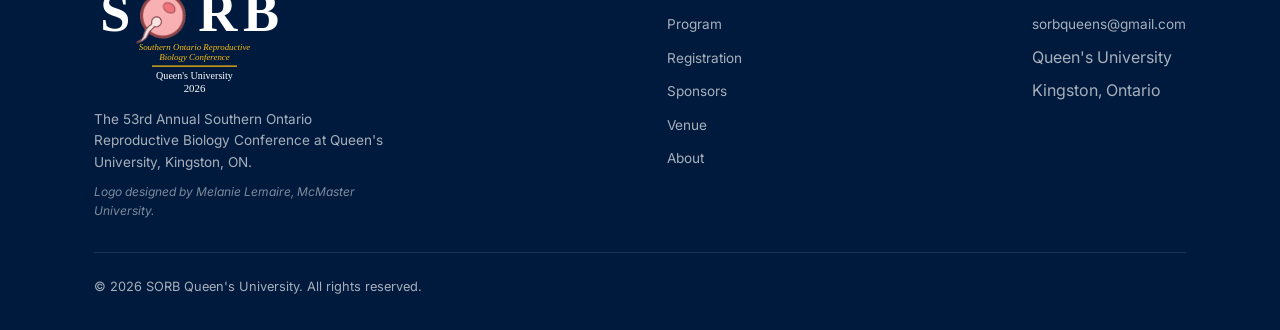
<file: registration.html>
<!DOCTYPE html>
<html lang="en">
<head>
  <meta charset="UTF-8">
  <meta name="viewport" content="width=device-width, initial-scale=1.0">
  <title>Registration — SORB 2026</title>
  <meta name="description" content="Register for SORB 2026. Key dates, abstract submission guidelines, and presenter information.">
  <meta property="og:title" content="Registration — SORB 2026">
  <meta property="og:description" content="Register for the 53rd SORB Conference at Queen's University.">
  <link rel="icon" href="favicon.ico" sizes="any">
  <link rel="preconnect" href="https://fonts.googleapis.com">
  <link rel="preconnect" href="https://fonts.gstatic.com" crossorigin>
  <link href="https://fonts.googleapis.com/css2?family=Crimson+Pro:wght@700;800&family=Inter:wght@400;500;600;700&display=swap" rel="stylesheet">
  <link rel="stylesheet" href="styles.css">
</head>
<body>

  <a href="#main" class="skip-link">Skip to content</a>

  <header class="site-header">
    <div class="header-top">
      <a href="index.html" class="header-logo">
        <img src="logo.svg" alt="SORB — Southern Ontario Reproductive Biology Conference, Queen's University 2026" class="header-logo__img">
      </a>
      <span class="header-credit">Logo designed by Melanie Lemaire, McMaster University.</span>
      <button class="nav-toggle" aria-label="Toggle navigation" aria-expanded="false">
        <span></span><span></span><span></span>
      </button>
    </div>
    <nav class="header-nav" aria-label="Main navigation">
      <ul class="header-nav__list">
        <li class="header-nav__item"><a href="index.html">Home</a></li>
        <li class="header-nav__item"><a href="program.html">Program</a></li>
        <li class="header-nav__item"><a href="registration.html" class="active">Registration</a></li>
        <li class="header-nav__item"><a href="sponsors.html">Sponsors</a></li>
        <li class="header-nav__item"><a href="venue.html">Venue</a></li>
        <li class="header-nav__item"><a href="about.html">About</a></li>
      </ul>
    </nav>
  </header>

  <main id="main">
    <!-- Registration CTA -->
    <section class="section section--navy text-center">
      <div class="container container--xs">
        <h2 class="section-title" style="color:var(--white);">Registration</h2>
        <p class="section-subtitle mx-auto" style="text-align:center;margin-bottom:24px;">
          Registration is now open. The deadline to register is Friday, May 1, 2026.
        </p>
        <p class="section-subtitle mx-auto" style="text-align:center;margin-bottom:16px;">
          Registration through the link is required for <strong>all attendees</strong>. If you are presenting a talk, flash talk, or poster — or attending the meeting only — please register.
        </p>
        <p class="section-subtitle mx-auto" style="text-align:center;margin-bottom:32px;">
          Registration and payment can only be completed on a person-by-person basis; we are unable to coordinate group payments.
        </p>
        <a href="https://events.fin.queensu.ca/cgi/page.cgi/_eventmgr.html?action=viewdetail&amp;event_id=371" target="_blank" rel="noopener" class="btn btn--primary">Register Now</a>
      </div>
    </section>

    <!-- Accommodations -->
    <section class="section section--light">
      <div class="container container--narrow">
        <span class="section-label">Stay in Kingston</span>
        <h2 class="section-title">Accommodations</h2>

        <div class="guidelines">
          <div class="guideline-item animate animate--fade-up">
            <h3 class="guideline-item__title">Discounted Rate at Queen's</h3>
            <div class="guideline-item__text">
              <p>For attendees interested in accommodations, we have coordinated with Queen's Event Services to offer a discounted rate.</p>
              <p>Visit the <a href="https://www.queensu.ca/eventservices/accommodations/summer" target="_blank" rel="noopener">online booking portal</a> and enter the special rate code <strong>SPEC_OFFER26QU!</strong> to access the discounted rate and view available dates.</p>
              <p>Please reach out at <a href="mailto:sorbqueens@gmail.com">sorbqueens@gmail.com</a> if you have any additional questions.</p>
            </div>
          </div>
        </div>
      </div>
    </section>

    <!-- Key Dates -->
    <section class="section">
      <div class="container container--narrow">
        <span class="section-label">Important Dates</span>
        <h2 class="section-title" style="margin-bottom:40px;">Key Dates</h2>

        <ul class="timeline">
          <li class="timeline__item timeline__item--past animate animate--fade-up">
            <div class="timeline__date">April 1, 2026</div>
            <div class="timeline__text">Abstract submission opens</div>
          </li>
          <li class="timeline__item timeline__item--past animate animate--fade-up">
            <div class="timeline__date">April 17, 2026</div>
            <div class="timeline__text">Abstract submission deadline</div>
          </li>
          <li class="timeline__item timeline__item--past animate animate--fade-up">
            <div class="timeline__date">April 24, 2026</div>
            <div class="timeline__text">Abstract notification of acceptance</div>
          </li>
          <li class="timeline__item timeline__item--active animate animate--fade-up">
            <div class="timeline__date">May 1, 2026</div>
            <div class="timeline__text">Registration deadline</div>
          </li>
          <li class="timeline__item animate animate--fade-up">
            <div class="timeline__date">May 6, 2026</div>
            <div class="timeline__text">Conference day at Queen's University</div>
          </li>
        </ul>
      </div>
    </section>

    <!-- Presenter Guidelines — prose layout -->
    <section class="section section--light">
      <div class="container container--narrow">
        <span class="section-label">For Presenters</span>
        <h2 class="section-title">Presenter Guidelines</h2>

        <div class="guidelines">
          <div class="guideline-item animate animate--fade-up">
            <h3 class="guideline-item__title">Abstract Submission</h3>
            <div class="guideline-item__text">
              <p>Abstracts should be a maximum of 300 words and should be structured to include:</p>
              <ul>
                <li>Title, author(s), and affiliations</li>
                <li>Background and objectives</li>
                <li>Methods</li>
                <li>Results</li>
                <li>Conclusion</li>
                <li>Funding</li>
              </ul>
            </div>
          </div>

          <div class="guideline-item animate animate--fade-up">
            <h3 class="guideline-item__title">Oral Presentations</h3>
            <div class="guideline-item__text">
              <ul>
                <li>10-minute presentation followed by 3–5 minutes of Q&amp;A</li>
                <li>Selected speakers will be asked to submit their PowerPoint slides prior to the conference</li>
                <li>Presenters should arrive early to test A/V equipment</li>
              </ul>
            </div>
          </div>

          <div class="guideline-item animate animate--fade-up">
            <h3 class="guideline-item__title">Poster Presentations</h3>
            <div class="guideline-item__text">
              <ul>
                <li>Maximum size: 122 &times; 92 cm (48 &times; 36 in), landscape orientation</li>
                <li>Title and authors clearly visible at top</li>
                <li>Text should be readable from 3 metres away</li>
                <li>Posters must be pre-printed; organizers provide boards and mounting materials</li>
              </ul>
            </div>
          </div>

          <div class="guideline-item animate animate--fade-up">
            <h3 class="guideline-item__title">Flash Talk</h3>
            <div class="guideline-item__text">
              <ul>
                <li>1 slide, 3-minute talk providing an overview of research</li>
                <li>Flash talk participants will also prepare and present a poster during the poster session (see specifications above for poster presentations)</li>
              </ul>
            </div>
          </div>
        </div>
      </div>
    </section>

    <section class="contact-bar">
      <div class="container">
        <p>Questions? Reach us at <a href="mailto:sorbqueens@gmail.com">sorbqueens@gmail.com</a></p>
      </div>
    </section>
  </main>

  <footer class="site-footer">
    <div class="container">
      <div class="footer-inner">
        <div class="footer-brand">
          <img src="logo-footer.svg" alt="SORB 2026" class="footer-brand__img">
          <p class="footer-brand__text">The 53rd Annual Southern Ontario Reproductive Biology Conference at Queen's University, Kingston, ON.</p>
          <p class="footer-brand__credit">Logo designed by Melanie Lemaire, McMaster University.</p>
        </div>
        <div class="footer-links">
          <h4>Quick Links</h4>
          <ul>
            <li><a href="program.html">Program</a></li>
            <li><a href="registration.html">Registration</a></li>
            <li><a href="sponsors.html">Sponsors</a></li>
            <li><a href="venue.html">Venue</a></li>
            <li><a href="about.html">About</a></li>
          </ul>
        </div>
        <div class="footer-links">
          <h4>Contact</h4>
          <ul>
            <li><a href="mailto:sorbqueens@gmail.com">sorbqueens@gmail.com</a></li>
            <li>Queen's University</li>
            <li>Kingston, Ontario</li>
          </ul>
        </div>
      </div>
      <div class="footer-bottom">
        <span>&copy; 2026 SORB Queen's University. All rights reserved.</span>
      </div>
    </div>
  </footer>

  <script src="animations.js"></script>
</body>
</html>
</file>
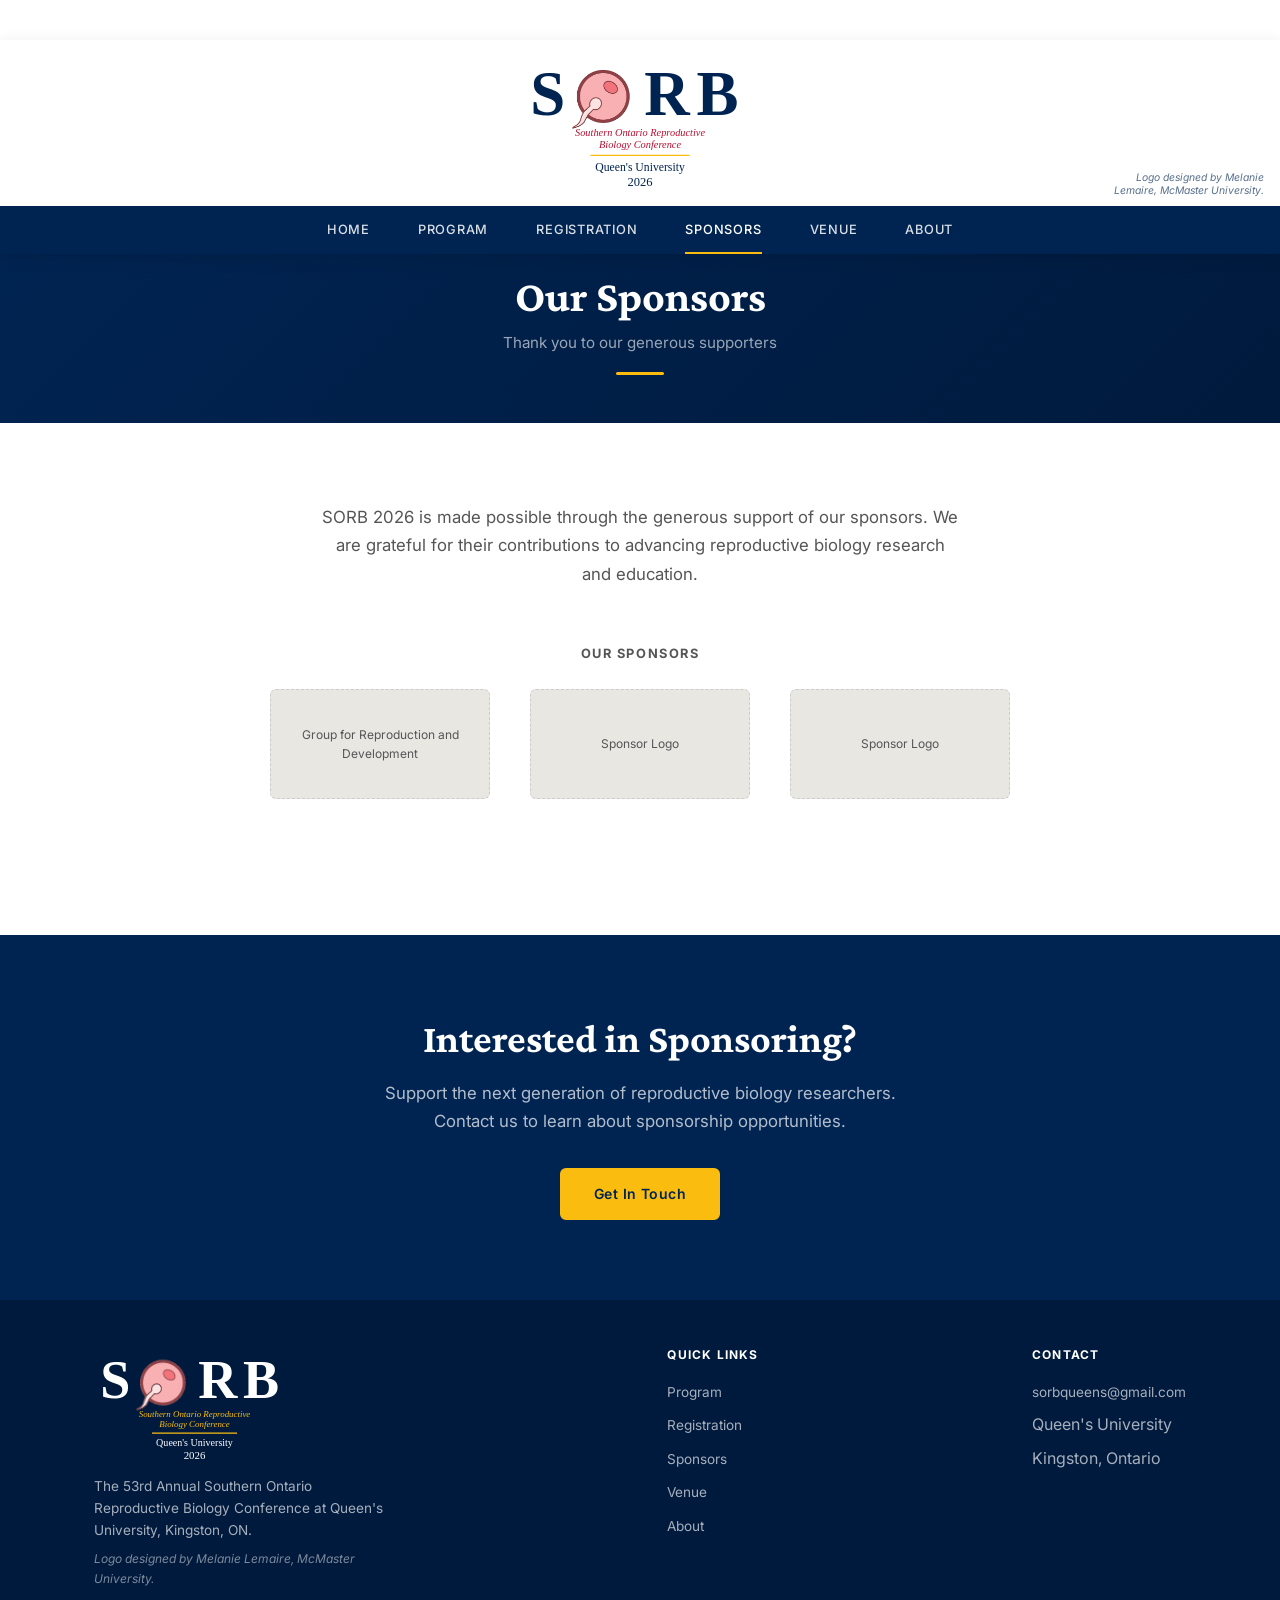
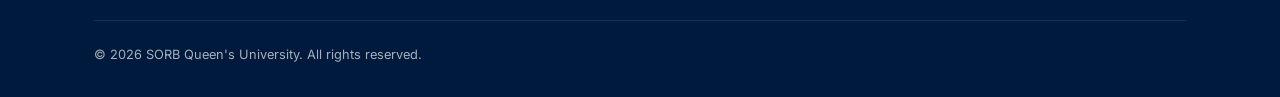
<file: sponsors.html>
<!DOCTYPE html>
<html lang="en">
<head>
  <meta charset="UTF-8">
  <meta name="viewport" content="width=device-width, initial-scale=1.0">
  <title>Sponsors — SORB 2026</title>
  <meta name="description" content="Sponsors and partners of the 53rd Annual SORB Conference at Queen's University.">
  <meta property="og:title" content="Sponsors — SORB 2026">
  <meta property="og:description" content="Thank you to our generous SORB 2026 sponsors.">
  <link rel="icon" href="favicon.ico" sizes="any">
  <link rel="preconnect" href="https://fonts.googleapis.com">
  <link rel="preconnect" href="https://fonts.gstatic.com" crossorigin>
  <link href="https://fonts.googleapis.com/css2?family=Crimson+Pro:wght@700;800&family=Inter:wght@400;500;600;700&display=swap" rel="stylesheet">
  <link rel="stylesheet" href="styles.css">
</head>
<body>

  <a href="#main" class="skip-link">Skip to content</a>

  <header class="site-header">
    <div class="header-top">
      <a href="index.html" class="header-logo">
        <img src="logo.svg" alt="SORB — Southern Ontario Reproductive Biology Conference, Queen's University 2026" class="header-logo__img">
      </a>
      <span class="header-credit">Logo designed by Melanie Lemaire, McMaster University.</span>
      <button class="nav-toggle" aria-label="Toggle navigation" aria-expanded="false">
        <span></span><span></span><span></span>
      </button>
    </div>
    <nav class="header-nav" aria-label="Main navigation">
      <ul class="header-nav__list">
        <li class="header-nav__item"><a href="index.html">Home</a></li>
        <li class="header-nav__item"><a href="program.html">Program</a></li>
        <li class="header-nav__item"><a href="registration.html">Registration</a></li>
        <li class="header-nav__item"><a href="sponsors.html" class="active">Sponsors</a></li>
        <li class="header-nav__item"><a href="venue.html">Venue</a></li>
        <li class="header-nav__item"><a href="about.html">About</a></li>
      </ul>
    </nav>
  </header>

  <main id="main">
    <div class="page-header">
      <h1 class="page-header__title">Our Sponsors</h1>
      <p class="page-header__subtitle">Thank you to our generous supporters</p>
      <div class="page-header__divider"></div>
    </div>

    <section class="section">
      <div class="container text-center">
        <p class="section-subtitle mx-auto animate animate--fade-up" style="text-align:center;margin-bottom:56px;">
          SORB 2026 is made possible through the generous support of our sponsors. We are grateful for their contributions to advancing reproductive biology research and education.
        </p>

        <div class="sponsors-tier animate animate--fade-up animate--d1">
          <div class="sponsors-tier__title">Our Sponsors</div>
          <div class="sponsors-logos">
            <div class="sponsor-placeholder" style="width:220px;height:110px;">Group for Reproduction and Development</div>
            <div class="sponsor-placeholder" style="width:220px;height:110px;">Sponsor Logo</div>
            <div class="sponsor-placeholder" style="width:220px;height:110px;">Sponsor Logo</div>
          </div>
        </div>
      </div>
    </section>

    <section class="section section--navy text-center">
      <div class="container container--xs">
        <h2 class="section-title" style="color:var(--white);">Interested in Sponsoring?</h2>
        <p class="section-subtitle mx-auto" style="text-align:center;margin-bottom:32px;">
          Support the next generation of reproductive biology researchers. Contact us to learn about sponsorship opportunities.
        </p>
        <a href="mailto:sorbqueens@gmail.com" class="btn btn--primary">Get In Touch</a>
      </div>
    </section>
  </main>

  <footer class="site-footer">
    <div class="container">
      <div class="footer-inner">
        <div class="footer-brand">
          <img src="logo-footer.svg" alt="SORB 2026" class="footer-brand__img">
          <p class="footer-brand__text">The 53rd Annual Southern Ontario Reproductive Biology Conference at Queen's University, Kingston, ON.</p>
          <p class="footer-brand__credit">Logo designed by Melanie Lemaire, McMaster University.</p>
        </div>
        <div class="footer-links">
          <h4>Quick Links</h4>
          <ul>
            <li><a href="program.html">Program</a></li>
            <li><a href="registration.html">Registration</a></li>
            <li><a href="sponsors.html">Sponsors</a></li>
            <li><a href="venue.html">Venue</a></li>
            <li><a href="about.html">About</a></li>
          </ul>
        </div>
        <div class="footer-links">
          <h4>Contact</h4>
          <ul>
            <li><a href="mailto:sorbqueens@gmail.com">sorbqueens@gmail.com</a></li>
            <li>Queen's University</li>
            <li>Kingston, Ontario</li>
          </ul>
        </div>
      </div>
      <div class="footer-bottom">
        <span>&copy; 2026 SORB Queen's University. All rights reserved.</span>
      </div>
    </div>
  </footer>

  <script src="animations.js"></script>
</body>
</html>
</file>
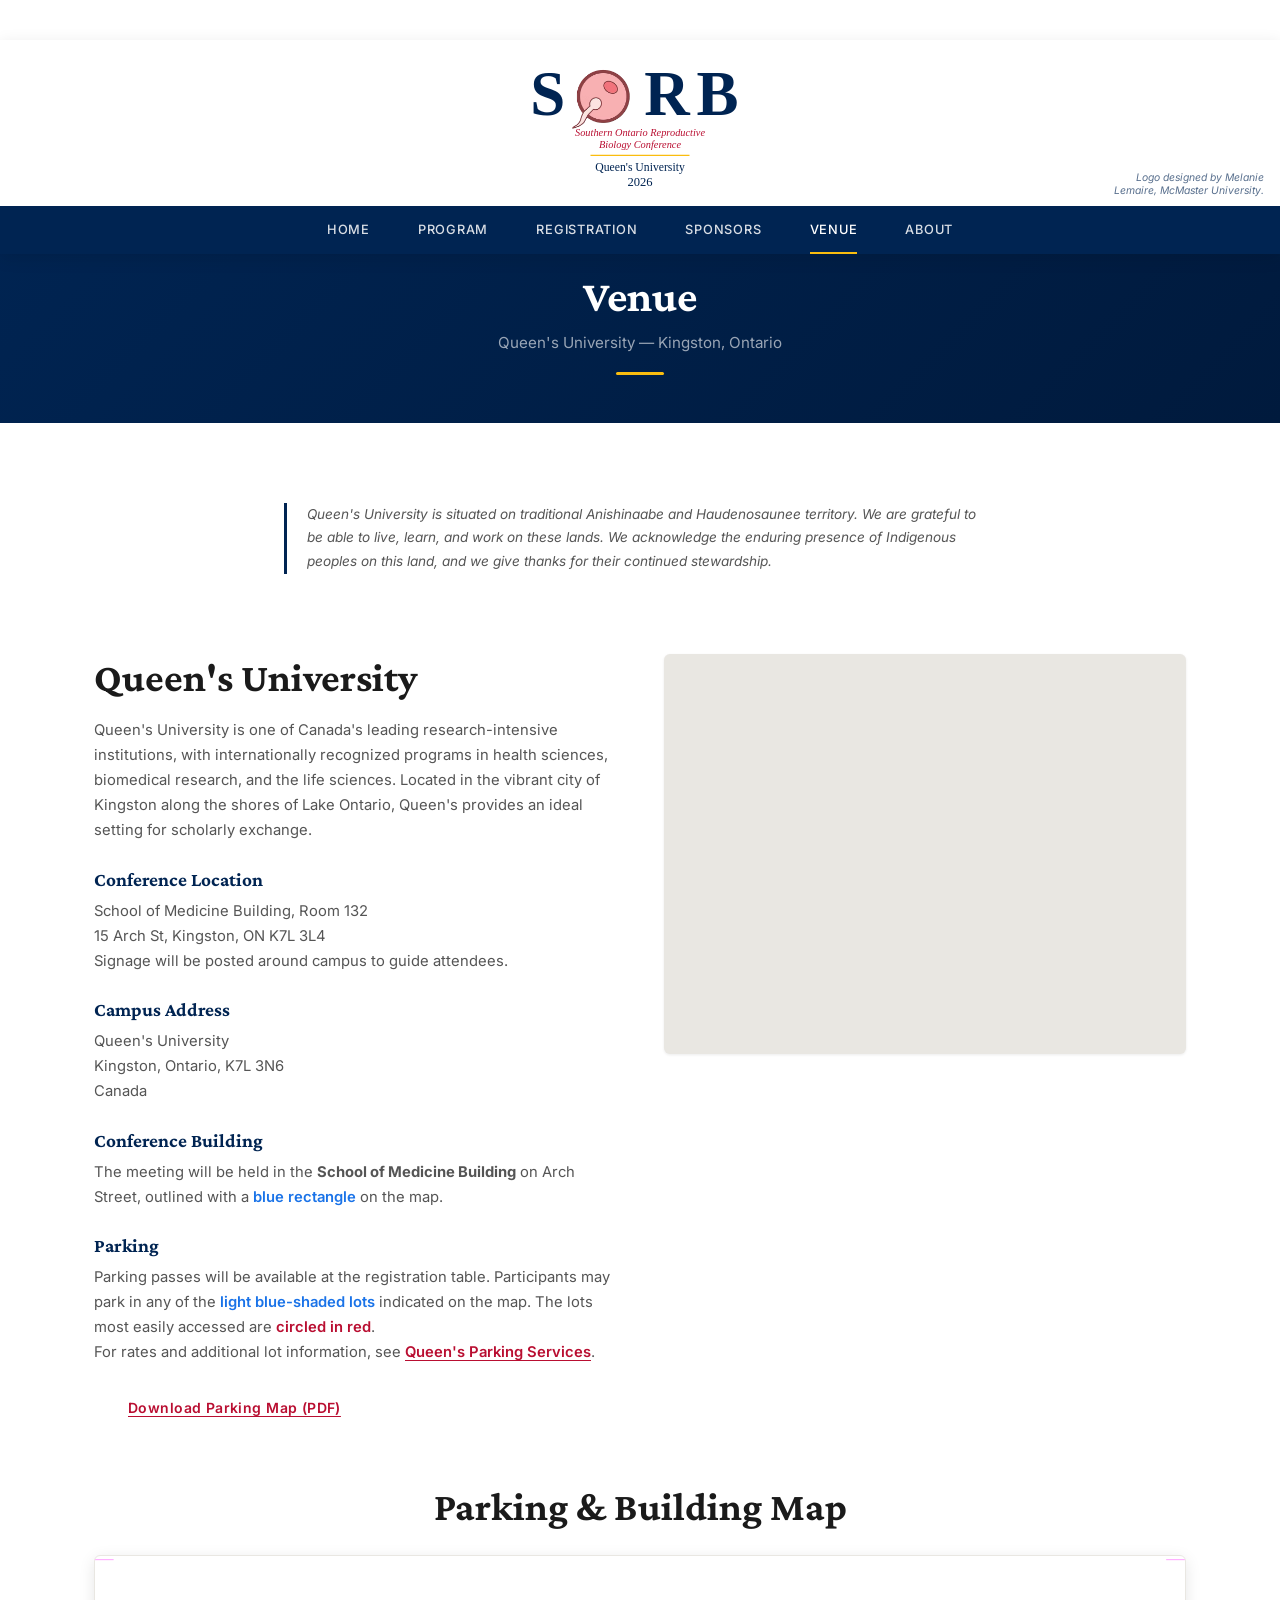
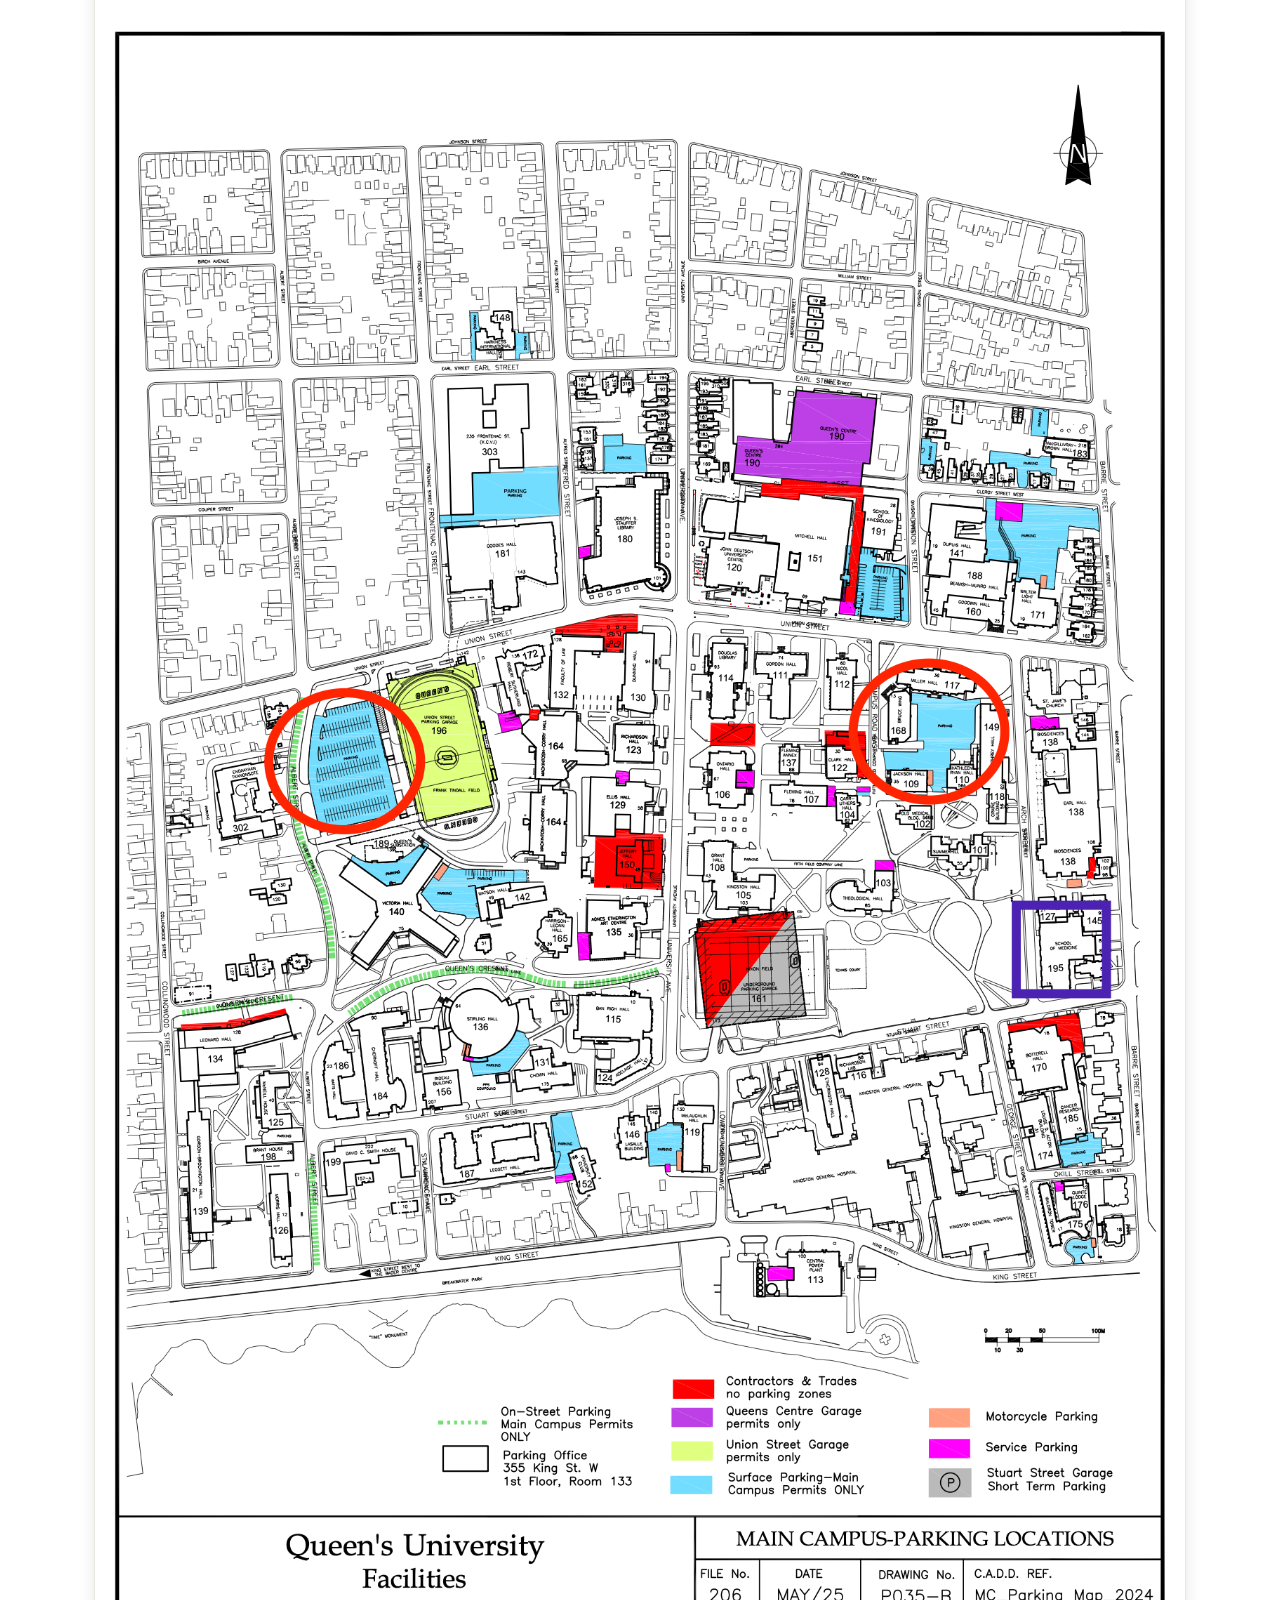
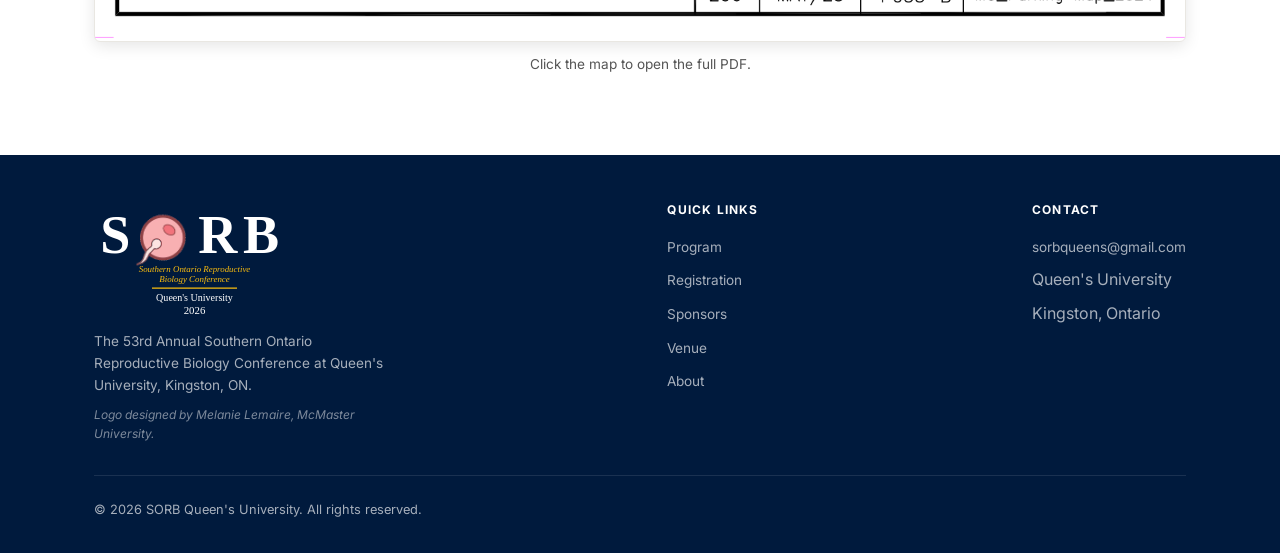
<file: venue.html>
<!DOCTYPE html>
<html lang="en">
<head>
  <meta charset="UTF-8">
  <meta name="viewport" content="width=device-width, initial-scale=1.0">
  <title>Venue — SORB 2026</title>
  <meta name="description" content="Venue, directions, and accommodation info for the 53rd SORB Conference at Queen's University, Kingston, ON.">
  <meta property="og:title" content="Venue — SORB 2026">
  <meta property="og:description" content="Queen's University, Kingston, Ontario. Directions and venue details.">
  <link rel="icon" href="favicon.ico" sizes="any">
  <link rel="preconnect" href="https://fonts.googleapis.com">
  <link rel="preconnect" href="https://fonts.gstatic.com" crossorigin>
  <link href="https://fonts.googleapis.com/css2?family=Crimson+Pro:wght@700;800&family=Inter:wght@400;500;600;700&display=swap" rel="stylesheet">
  <link rel="stylesheet" href="styles.css">
</head>
<body>

  <a href="#main" class="skip-link">Skip to content</a>

  <header class="site-header">
    <div class="header-top">
      <a href="index.html" class="header-logo">
        <img src="logo.svg" alt="SORB — Southern Ontario Reproductive Biology Conference, Queen's University 2026" class="header-logo__img">
      </a>
      <span class="header-credit">Logo designed by Melanie Lemaire, McMaster University.</span>
      <button class="nav-toggle" aria-label="Toggle navigation" aria-expanded="false">
        <span></span><span></span><span></span>
      </button>
    </div>
    <nav class="header-nav" aria-label="Main navigation">
      <ul class="header-nav__list">
        <li class="header-nav__item"><a href="index.html">Home</a></li>
        <li class="header-nav__item"><a href="program.html">Program</a></li>
        <li class="header-nav__item"><a href="registration.html">Registration</a></li>
        <li class="header-nav__item"><a href="sponsors.html">Sponsors</a></li>
        <li class="header-nav__item"><a href="venue.html" class="active">Venue</a></li>
        <li class="header-nav__item"><a href="about.html">About</a></li>
      </ul>
    </nav>
  </header>

  <main id="main">
    <div class="page-header">
      <h1 class="page-header__title">Venue</h1>
      <p class="page-header__subtitle">Queen's University — Kingston, Ontario</p>
      <div class="page-header__divider"></div>
    </div>

    <!-- Land Acknowledgement -->
    <section class="section" style="padding-bottom:0;">
      <div class="container container--narrow">
        <p class="acknowledgement animate animate--fade-up">
          Queen's University is situated on traditional Anishinaabe and Haudenosaunee territory. We are grateful to be able to live, learn, and work on these lands. We acknowledge the enduring presence of Indigenous peoples on this land, and we give thanks for their continued stewardship.
        </p>
      </div>
    </section>

    <!-- Venue Info -->
    <section class="section">
      <div class="container">
        <div class="venue-grid">
          <div class="venue-details animate animate--slide-right">
            <h2 class="section-title">Queen's University</h2>
            <p>
              Queen's University is one of Canada's leading research-intensive institutions, with internationally recognized programs in health sciences, biomedical research, and the life sciences. Located in the vibrant city of Kingston along the shores of Lake Ontario, Queen's provides an ideal setting for scholarly exchange.
            </p>

            <h3>Conference Location</h3>
            <p>School of Medicine Building, Room 132<br>15 Arch St, Kingston, ON K7L 3L4<br>Signage will be posted around campus to guide attendees.</p>

            <h3>Campus Address</h3>
            <p>Queen's University<br>Kingston, Ontario, K7L 3N6<br>Canada</p>

            <h3>Conference Building</h3>
            <p>The meeting will be held in the <strong>School of Medicine Building</strong> on Arch Street, outlined with a <span style="color:#1a73e8;font-weight:600;">blue rectangle</span> on the map.</p>

            <h3>Parking</h3>
            <p>Parking passes will be available at the registration table. Participants may park in any of the <span style="color:#1a73e8;font-weight:600;">light blue-shaded lots</span> indicated on the map. The lots most easily accessed are <span style="color:var(--red);font-weight:600;">circled in red</span>.</p>
            <p>For rates and additional lot information, see <a href="https://www.queensu.ca/parking/" target="_blank" rel="noopener">Queen's Parking Services</a>.</p>

            <p style="margin-top:16px;"><a href="images/SORB-2026-parking-map.pdf" target="_blank" rel="noopener" class="btn btn--outline" style="display:inline-block;">Download Parking Map (PDF)</a></p>

          </div>

          <div class="venue-map animate animate--slide-left">
            <iframe
              src="https://www.google.com/maps/embed?pb=!1m18!1m12!1m3!1d1429.0!2d-76.4941!3d44.2271!2m3!1f0!2f0!3f0!3m2!1i1024!2i768!4f13.1!3m3!1m2!1s0x4cd2aaf5a2e2e8a1%3A0x2e1b3c3e4f5a6b7c!2s15%20Arch%20St%2C%20Kingston%2C%20ON%20K7L%203L4!5e0!3m2!1sen!2sca!4v1700000000000!5m2!1sen!2sca"
              allowfullscreen=""
              loading="lazy"
              referrerpolicy="no-referrer-when-downgrade"
              title="Queen's University Map">
            </iframe>
          </div>
        </div>

        <div class="animate animate--fade-up" style="margin-top:48px;">
          <h2 class="section-title text-center" style="margin-bottom:24px;">Parking &amp; Building Map</h2>
          <div style="border:1px solid var(--light-gray);border-radius:var(--radius);overflow:hidden;box-shadow:var(--shadow-md);background:var(--white);">
            <a href="images/SORB-2026-parking-map.pdf" target="_blank" rel="noopener">
              <img src="images/SORB-2026-parking-map.png" alt="Map of Queen's University showing the School of Medicine Building (outlined in blue) and parking lots (light blue, with red circles around the most accessible options)" style="width:100%;display:block;">
            </a>
          </div>
          <p class="text-center" style="margin-top:12px;font-size:.85rem;color:var(--text-muted);">Click the map to open the full PDF.</p>
        </div>
      </div>
    </section>

  </main>

  <footer class="site-footer">
    <div class="container">
      <div class="footer-inner">
        <div class="footer-brand">
          <img src="logo-footer.svg" alt="SORB 2026" class="footer-brand__img">
          <p class="footer-brand__text">The 53rd Annual Southern Ontario Reproductive Biology Conference at Queen's University, Kingston, ON.</p>
          <p class="footer-brand__credit">Logo designed by Melanie Lemaire, McMaster University.</p>
        </div>
        <div class="footer-links">
          <h4>Quick Links</h4>
          <ul>
            <li><a href="program.html">Program</a></li>
            <li><a href="registration.html">Registration</a></li>
            <li><a href="sponsors.html">Sponsors</a></li>
            <li><a href="venue.html">Venue</a></li>
            <li><a href="about.html">About</a></li>
          </ul>
        </div>
        <div class="footer-links">
          <h4>Contact</h4>
          <ul>
            <li><a href="mailto:sorbqueens@gmail.com">sorbqueens@gmail.com</a></li>
            <li>Queen's University</li>
            <li>Kingston, Ontario</li>
          </ul>
        </div>
      </div>
      <div class="footer-bottom">
        <span>&copy; 2026 SORB Queen's University. All rights reserved.</span>
      </div>
    </div>
  </footer>

  <script src="animations.js"></script>
</body>
</html>
</file>
<file: styles.css>
/* SORB 2026 — Queen's University */

*,
*::before,
*::after {
  margin: 0;
  padding: 0;
  box-sizing: border-box;
}

:root {
  --navy: #002452;
  --gold: #fabd0f;
  --red: #b90e31;
  --navy-light: #003478;
  --navy-dark: #001a3d;
  --gold-light: #fcd44f;
  --gold-dark: #7a5c00;
  --red-light: #d4213f;
  --off-white: #f8f7f4;
  --light-gray: #e9e7e2;
  --text: #1a1a1a;
  --text-muted: #555;
  --white: #ffffff;
  --shadow-sm: 0 1px 3px rgba(0, 0, 0, .08);
  --shadow-md: 0 4px 16px rgba(0, 0, 0, .1);
  --shadow-lg: 0 8px 32px rgba(0, 0, 0, .12);
  --radius: 6px;
  --transition: .25s ease;
}

html {
  scroll-behavior: smooth;
  font-size: 16px;
}

body {
  font-family: 'Inter', -apple-system, BlinkMacSystemFont, 'Segoe UI', Roboto, sans-serif;
  color: var(--text);
  background: var(--white);
  line-height: 1.6;
  -webkit-font-smoothing: antialiased;
  opacity: 0;
  transition: opacity .5s ease;
}

body.loaded {
  opacity: 1;
}

img {
  max-width: 100%;
  display: block;
}

a {
  color: inherit;
  text-decoration: none;
}

/* Restore link affordance in body content */
.venue-details a,
.contact-bar a,
.section-subtitle a,
.guideline-card__text a,
.info-card__text a {
  color: var(--red);
  font-weight: 600;
  text-decoration: underline;
  text-underline-offset: 3px;
  transition: color var(--transition);
}

.venue-details a:hover,
.section-subtitle a:hover {
  color: var(--navy);
}

h1, h2, h3, h4, h5, h6 {
  font-family: 'Crimson Pro', Georgia, 'Times New Roman', serif;
  line-height: 1.2;
  font-weight: 700;
}

/* Skip Nav */
.skip-link {
  position: absolute;
  top: -100px;
  left: 16px;
  background: var(--gold);
  color: var(--navy);
  padding: 8px 16px;
  font-family: 'Inter', sans-serif;
  font-size: .85rem;
  font-weight: 600;
  border-radius: var(--radius);
  z-index: 9999;
  transition: top .2s;
}

.skip-link:focus {
  top: 8px;
}

/* Focus Visible */
:focus-visible {
  outline: 2px solid var(--gold);
  outline-offset: 3px;
}

.site-header :focus-visible {
  outline-color: var(--gold);
}

/* Utilities */
.container {
  width: 100%;
  max-width: 1140px;
  margin: 0 auto;
  padding: 0 24px;
}

.container--narrow {
  max-width: 760px;
}

.container--xs {
  max-width: 600px;
}

.section {
  padding: 80px 0;
}

.section--navy {
  background: var(--navy);
  color: var(--white);
}

.section--gold {
  background: var(--gold);
  color: var(--navy);
}

.section--red {
  background: var(--red);
  color: var(--white);
}

.section--light {
  background: var(--off-white);
}

.section-label {
  display: inline-block;
  font-family: 'Inter', sans-serif;
  font-size: .75rem;
  font-weight: 700;
  letter-spacing: .15em;
  text-transform: uppercase;
  color: var(--red);
  margin-bottom: 12px;
}

.section--navy .section-label {
  color: var(--gold);
}

.section-title {
  font-size: clamp(1.75rem, 4vw, 2.5rem);
  margin-bottom: 16px;
}

.section-subtitle {
  font-family: 'Inter', sans-serif;
  font-size: 1.05rem;
  font-weight: 400;
  color: var(--text-muted);
  max-width: 640px;
  line-height: 1.7;
}

.section--navy .section-subtitle {
  color: rgba(255, 255, 255, .7);
}

.text-center {
  text-align: center;
}

.mx-auto {
  margin-left: auto;
  margin-right: auto;
}

/* Buttons */
.btn {
  display: inline-flex;
  align-items: center;
  justify-content: center;
  gap: 8px;
  font-family: 'Inter', sans-serif;
  font-size: .875rem;
  font-weight: 600;
  letter-spacing: .03em;
  padding: 13px 32px;
  border-radius: var(--radius);
  border: 2px solid transparent;
  cursor: pointer;
  transition: all var(--transition);
  white-space: nowrap;
}

.btn--primary {
  background: var(--gold);
  color: var(--navy);
  border-color: var(--gold);
}

.btn--primary:hover {
  background: var(--gold-light);
  border-color: var(--gold-light);
  transform: translateY(-2px) scale(1.02);
  box-shadow: 0 6px 20px rgba(250, 189, 15, .35);
}

.btn--outline {
  background: transparent;
  color: var(--white);
  border-color: var(--white);
}

.btn--outline:hover {
  background: var(--white);
  color: var(--navy);
  transform: translateY(-2px) scale(1.02);
}

.btn--red {
  background: var(--red);
  color: var(--white);
  border-color: var(--red);
}

.btn--red:hover {
  background: var(--red-light);
  border-color: var(--red-light);
  transform: translateY(-2px) scale(1.02);
  box-shadow: 0 6px 20px rgba(185, 14, 49, .3);
}

.btn--navy {
  background: var(--navy);
  color: var(--white);
  border-color: var(--navy);
}

.btn--navy:hover {
  background: var(--navy-light);
  border-color: var(--navy-light);
  transform: translateY(-2px) scale(1.02);
  box-shadow: var(--shadow-md);
}

.btn--disabled {
  opacity: .45;
  pointer-events: none;
}

/* Header */
.site-header {
  position: sticky;
  top: 40px;
  z-index: 1000;
  background: var(--navy);
  box-shadow: var(--shadow-md);
}

.header-top {
  position: relative;
  display: flex;
  align-items: center;
  justify-content: center;
  padding: 16px 24px 10px;
  background: var(--white);
}

.header-credit {
  position: absolute;
  right: 16px;
  bottom: 8px;
  font-family: 'Inter', sans-serif;
  font-size: .65rem;
  color: var(--navy);
  opacity: .65;
  font-style: italic;
  max-width: 160px;
  text-align: right;
  line-height: 1.3;
}

@media (max-width: 768px) {
  .header-credit {
    position: static;
    max-width: none;
    text-align: center;
    margin-top: 6px;
  }
}

.header-logo {
  display: flex;
  align-items: center;
  justify-content: center;
}

.header-logo__img {
  height: 140px;
  width: auto;
}

.header-nav {
  background: var(--navy);
}

.header-nav__list {
  display: flex;
  align-items: center;
  justify-content: center;
  list-style: none;
  gap: 0;
}

.header-nav__item a {
  display: block;
  padding: 14px 24px;
  font-family: 'Inter', sans-serif;
  font-size: .8rem;
  font-weight: 500;
  letter-spacing: .06em;
  text-transform: uppercase;
  color: rgba(255, 255, 255, .85);
  transition: all var(--transition);
  position: relative;
}

.header-nav__item a::after {
  content: '';
  position: absolute;
  bottom: 0;
  left: 24px;
  width: 0;
  height: 2px;
  background: var(--gold);
  transition: width .3s ease;
}

.header-nav__item a:hover,
.header-nav__item a.active {
  color: var(--white);
}

.header-nav__item a:hover::after,
.header-nav__item a.active::after {
  width: calc(100% - 48px);
}

/* Mobile hamburger */
.nav-toggle {
  display: none;
  background: none;
  border: none;
  cursor: pointer;
  padding: 8px;
  position: absolute;
  right: 20px;
  top: 50%;
  transform: translateY(-50%);
}

.nav-toggle span {
  display: block;
  width: 24px;
  height: 2px;
  background: var(--navy);
  margin: 5px 0;
  transition: all .3s;
}

/* Hero */
.hero {
  position: relative;
  min-height: 560px;
  display: flex;
  align-items: center;
  justify-content: center;
  background: var(--navy);
  overflow: hidden;
  text-align: center;
  color: var(--white);
  animation: heroGradient 12s ease infinite;
}

@keyframes heroGradient {
  0%, 100% { background: linear-gradient(135deg, var(--navy) 0%, var(--navy-dark) 60%, #001230 100%); }
  50% { background: linear-gradient(135deg, #001230 0%, var(--navy) 40%, var(--navy-dark) 100%); }
}

/* Floating shapes */
.hero__shape {
  position: absolute;
  border-radius: 50%;
  opacity: .06;
  pointer-events: none;
}

.hero__shape--1 {
  width: 300px;
  height: 300px;
  border: 2px solid var(--gold);
  top: -60px;
  right: -80px;
  animation: float1 8s ease-in-out infinite;
}

.hero__shape--2 {
  width: 180px;
  height: 180px;
  background: var(--red);
  bottom: -40px;
  left: 5%;
  animation: float2 10s ease-in-out infinite;
}

.hero__shape--3 {
  width: 120px;
  height: 120px;
  border: 2px solid var(--white);
  top: 30%;
  left: -30px;
  animation: float3 7s ease-in-out infinite;
}

@keyframes float1 {
  0%, 100% { transform: translate(0, 0) rotate(0deg); }
  50% { transform: translate(-20px, 30px) rotate(15deg); }
}

@keyframes float2 {
  0%, 100% { transform: translate(0, 0) scale(1); }
  50% { transform: translate(15px, -25px) scale(1.05); }
}

@keyframes float3 {
  0%, 100% { transform: translate(0, 0); }
  50% { transform: translate(10px, 20px); }
}

.hero__content {
  position: relative;
  z-index: 1;
  padding: 60px 24px;
  max-width: 820px;
  animation: heroFadeIn .8s ease .2s both;
}

@keyframes heroFadeIn {
  from { opacity: 0; transform: translateY(20px); }
  to { opacity: 1; transform: translateY(0); }
}

.hero__edition {
  font-family: 'Inter', sans-serif;
  font-size: .8rem;
  font-weight: 600;
  letter-spacing: .12em;
  text-transform: uppercase;
  color: rgba(255, 255, 255, .5);
  margin-bottom: 20px;
}

.hero__title {
  font-size: clamp(2.5rem, 6vw, 4rem);
  font-weight: 800;
  margin-bottom: 20px;
  line-height: 1.1;
}

.hero__title em {
  font-style: normal;
  color: var(--gold);
}

.hero__desc {
  font-family: 'Inter', sans-serif;
  font-size: 1.05rem;
  color: rgba(255, 255, 255, .7);
  max-width: 580px;
  margin: 0 auto 36px;
  line-height: 1.7;
}

.hero__actions {
  display: flex;
  align-items: center;
  justify-content: center;
  gap: 16px;
  flex-wrap: wrap;
}

/* Countdown */
.countdown {
  background: var(--white);
  padding: 48px 0;
  text-align: center;
  border-bottom: 1px solid var(--light-gray);
}

.countdown__label {
  font-family: 'Inter', sans-serif;
  font-size: .75rem;
  font-weight: 700;
  letter-spacing: .12em;
  text-transform: uppercase;
  color: var(--text-muted);
  margin-bottom: 24px;
}

.countdown__grid {
  display: flex;
  justify-content: center;
  gap: 20px;
  flex-wrap: wrap;
}

.countdown__box {
  background: var(--navy);
  border-radius: var(--radius);
  padding: 20px 28px;
  min-width: 100px;
  text-align: center;
}

.countdown__number {
  font-family: 'Crimson Pro', Georgia, serif;
  font-size: 2.5rem;
  font-weight: 700;
  color: var(--gold);
  line-height: 1;
  transition: transform .3s ease;
}

.countdown__number.tick {
  animation: countTick .4s ease;
}

@keyframes countTick {
  0% { transform: scale(1); }
  50% { transform: scale(1.1); }
  100% { transform: scale(1); }
}

.countdown__unit {
  font-family: 'Inter', sans-serif;
  font-size: .7rem;
  font-weight: 600;
  letter-spacing: .1em;
  text-transform: uppercase;
  color: rgba(255, 255, 255, .6);
  margin-top: 6px;
}

/* Stats */
.stats {
  background: var(--navy);
  padding: 56px 0;
  border-top: 3px solid var(--gold);
}

.stats__grid {
  display: flex;
  justify-content: center;
  gap: 56px;
  flex-wrap: wrap;
}

.stats__item {
  text-align: center;
  color: var(--white);
}

.stats__number {
  font-family: 'Crimson Pro', Georgia, serif;
  font-size: 3rem;
  font-weight: 700;
  line-height: 1;
  color: var(--white);
}

.stats__number span {
  color: rgba(255, 255, 255, .5);
}

.stats__desc {
  font-family: 'Inter', sans-serif;
  font-size: .8rem;
  font-weight: 500;
  letter-spacing: .06em;
  text-transform: uppercase;
  color: rgba(255, 255, 255, .5);
  margin-top: 8px;
}

/* Info Cards */
.info-grid {
  display: grid;
  grid-template-columns: repeat(auto-fit, minmax(300px, 1fr));
  gap: 32px;
  margin-top: 48px;
}

.info-card {
  background: var(--white);
  border-radius: var(--radius);
  padding: 36px 32px;
  box-shadow: var(--shadow-sm);
  border: 1px solid var(--light-gray);
  border-top: 3px solid transparent;
  transition: all .3s ease;
}

.info-card:hover {
  box-shadow: var(--shadow-lg);
  transform: translateY(-5px);
  border-top-color: var(--navy);
}

.info-card__icon {
  width: 48px;
  height: 48px;
  border-radius: var(--radius);
  background: var(--navy);
  color: var(--gold);
  display: flex;
  align-items: center;
  justify-content: center;
  margin-bottom: 20px;
}

.info-card__title {
  font-size: 1.15rem;
  margin-bottom: 8px;
  color: var(--navy);
}

.info-card__text {
  font-family: 'Inter', sans-serif;
  font-size: .9rem;
  color: var(--text-muted);
  line-height: 1.65;
}

/* Announcement Banner */
.announcement {
  background: var(--red);
  color: var(--white);
  text-align: center;
  padding: 56px 24px;
}

.announcement__label {
  display: inline-block;
  font-family: 'Inter', sans-serif;
  font-size: .7rem;
  font-weight: 700;
  letter-spacing: .15em;
  text-transform: uppercase;
  background: rgba(255, 255, 255, .15);
  padding: 5px 16px;
  border-radius: 100px;
  margin-bottom: 20px;
}

.announcement__title {
  font-size: clamp(1.5rem, 3.5vw, 2.25rem);
  max-width: 700px;
  margin: 0 auto 24px;
}

/* Schedule (Program) */
.schedule-block {
  border-left: 3px solid var(--navy);
  padding-left: 28px;
  margin-bottom: 40px;
  position: relative;
}

.schedule-block::before {
  content: '';
  position: absolute;
  left: -7px;
  top: 4px;
  width: 11px;
  height: 11px;
  border-radius: 50%;
  background: var(--navy);
  border: 2px solid var(--white);
  box-shadow: 0 0 0 2px var(--navy);
}

.schedule-block__time {
  font-family: 'Inter', sans-serif;
  font-size: .85rem;
  font-weight: 700;
  letter-spacing: .04em;
  color: var(--red);
  margin-bottom: 4px;
}

.schedule-block__title {
  font-size: 1.1rem;
  color: var(--navy);
  margin-bottom: 4px;
}

.schedule-block__desc {
  font-family: 'Inter', sans-serif;
  font-size: .9rem;
  color: var(--text-muted);
  font-style: italic;
}

/* Timeline (Registration) */
.timeline {
  position: relative;
  padding-left: 0;
  list-style: none;
}

.timeline::before {
  content: '';
  position: absolute;
  left: 15px;
  top: 0;
  bottom: 0;
  width: 2px;
  background: var(--light-gray);
}

.timeline__item {
  position: relative;
  padding-left: 48px;
  padding-bottom: 32px;
}

.timeline__item:last-child {
  padding-bottom: 0;
}

.timeline__item::before {
  content: '';
  position: absolute;
  left: 8px;
  top: 6px;
  width: 16px;
  height: 16px;
  border-radius: 50%;
  background: var(--white);
  border: 3px solid var(--navy);
  z-index: 1;
}

.timeline__item--past {
  opacity: .38;
}

.timeline__item--past::before {
  background: var(--light-gray);
  border-color: var(--light-gray);
}

.timeline__item--active::before {
  background: var(--gold);
  border-color: var(--gold);
  box-shadow: 0 0 0 4px rgba(250, 189, 15, .25);
}

.timeline__item--active .timeline__date,
.timeline__item--active .timeline__text {
  font-weight: 700;
}

.timeline__date {
  font-family: 'Inter', sans-serif;
  font-size: .8rem;
  font-weight: 700;
  color: var(--red);
  letter-spacing: .03em;
  margin-bottom: 2px;
}

.timeline__text {
  font-family: 'Inter', sans-serif;
  font-size: .95rem;
  color: var(--text);
}

/* Guidelines — prose layout instead of card grid */
.guidelines {
  margin-top: 40px;
}

.guideline-item {
  padding: 28px 0;
  border-bottom: 1px solid var(--light-gray);
}

.guideline-item:first-child {
  padding-top: 0;
}

.guideline-item:last-child {
  border-bottom: none;
}

.guideline-item__title {
  font-size: 1.15rem;
  color: var(--navy);
  margin-bottom: 10px;
}

.guideline-item__text {
  font-family: 'Inter', sans-serif;
  font-size: .9rem;
  color: var(--text-muted);
  line-height: 1.7;
}

.guideline-item__text ul {
  list-style: none;
  margin-top: 8px;
}

.guideline-item__text ul li {
  padding: 4px 0 4px 16px;
  position: relative;
}

.guideline-item__text ul li::before {
  content: '';
  position: absolute;
  left: 0;
  top: 12px;
  width: 6px;
  height: 6px;
  border-radius: 50%;
  background: var(--navy);
}

/* Sponsors */
.sponsors-tier {
  margin-bottom: 56px;
}

.sponsors-tier__title {
  font-family: 'Inter', sans-serif;
  font-size: .8rem;
  font-weight: 700;
  letter-spacing: .12em;
  text-transform: uppercase;
  color: var(--text-muted);
  margin-bottom: 24px;
  text-align: center;
}

.sponsors-logos {
  display: flex;
  flex-wrap: wrap;
  align-items: center;
  justify-content: center;
  gap: 40px;
}

.sponsor-placeholder {
  width: 180px;
  height: 90px;
  background: var(--light-gray);
  border-radius: var(--radius);
  display: flex;
  align-items: center;
  justify-content: center;
  font-family: 'Inter', sans-serif;
  font-size: .75rem;
  color: var(--text-muted);
  border: 1px dashed #ccc;
  transition: all .3s ease;
}

.sponsor-placeholder:hover {
  background: #e0ddd7;
  transform: translateY(-2px);
}

/* Venue */
.venue-grid {
  display: grid;
  grid-template-columns: 1fr 1fr;
  gap: 48px;
  align-items: start;
}

.venue-details h3 {
  font-size: 1.2rem;
  color: var(--navy);
  margin-bottom: 8px;
  margin-top: 24px;
}

.venue-details h3:first-child {
  margin-top: 0;
}

.venue-details p {
  font-family: 'Inter', sans-serif;
  font-size: .925rem;
  color: var(--text-muted);
  line-height: 1.7;
}

.venue-map {
  background: var(--light-gray);
  border-radius: var(--radius);
  overflow: hidden;
  min-height: 360px;
  display: flex;
  align-items: center;
  justify-content: center;
  font-family: 'Inter', sans-serif;
  font-size: .85rem;
  color: var(--text-muted);
  box-shadow: var(--shadow-sm);
}

.venue-map iframe {
  width: 100%;
  height: 400px;
  border: 0;
}

/* Team */
.team-grid {
  display: grid;
  grid-template-columns: repeat(auto-fill, minmax(200px, 1fr));
  gap: 32px;
  margin-top: 40px;
}

.team-card {
  text-align: center;
  transition: transform .3s ease;
}

.team-card:hover {
  transform: translateY(-4px);
}

.team-card__photo {
  width: 120px;
  height: 120px;
  border-radius: 50%;
  background: var(--light-gray);
  margin: 0 auto 16px;
  display: flex;
  align-items: center;
  justify-content: center;
  font-family: 'Inter', sans-serif;
  font-size: .7rem;
  color: var(--text-muted);
  border: 3px solid var(--navy);
  transition: border-color .3s ease, transform .3s ease;
}

.team-card:hover .team-card__photo {
  border-color: var(--gold);
  transform: scale(1.05);
}

.team-card__name {
  font-size: 1rem;
  color: var(--navy);
  margin-bottom: 2px;
}

.team-card__role {
  font-family: 'Inter', sans-serif;
  font-size: .8rem;
  color: var(--text-muted);
}

/* Committee Section Labels */
.committee-section-label {
  font-family: 'Inter', sans-serif;
  font-size: .8rem;
  font-weight: 700;
  letter-spacing: .12em;
  text-transform: uppercase;
  color: var(--text-muted);
  margin-top: 48px;
  margin-bottom: 8px;
  padding-bottom: 12px;
  border-bottom: 2px solid var(--light-gray);
}

/* Bio Cards (About page) */
.team-grid-bio {
  display: grid;
  grid-template-columns: repeat(auto-fill, minmax(300px, 1fr));
  gap: 32px;
  margin-top: 24px;
}

.team-grid-bio--two {
  grid-template-columns: repeat(2, 1fr);
  max-width: 860px;
  margin-left: auto;
  margin-right: auto;
}

.bio-card--empty {
  opacity: .5;
  border-top-color: var(--light-gray);
}

.bio-card {
  background: var(--white);
  border-radius: var(--radius);
  border: 1px solid var(--light-gray);
  border-top: 3px solid var(--navy);
  box-shadow: var(--shadow-sm);
  overflow: hidden;
  transition: box-shadow .3s ease, transform .3s ease;
}

.bio-card:hover {
  box-shadow: var(--shadow-lg);
  transform: translateY(-4px);
}

.bio-card__photo {
  width: 100%;
  aspect-ratio: 1 / 1;
  max-height: 280px;
  background: var(--light-gray);
  display: flex;
  align-items: center;
  justify-content: center;
  overflow: hidden;
}

.bio-card__photo img {
  width: 100%;
  height: 100%;
  object-fit: cover;
}

.bio-card__photo span {
  font-family: 'Inter', sans-serif;
  font-size: .8rem;
  color: var(--text-muted);
}

.bio-card__body {
  padding: 24px 28px 28px;
}

.bio-card__name {
  font-size: 1.2rem;
  color: var(--navy);
  margin-bottom: 4px;
}

.bio-card__role {
  font-family: 'Inter', sans-serif;
  font-size: .8rem;
  font-weight: 700;
  letter-spacing: .06em;
  text-transform: uppercase;
  color: var(--red);
  margin-bottom: 14px;
}

.bio-card__bio {
  font-family: 'Inter', sans-serif;
  font-size: .9rem;
  color: var(--text-muted);
  line-height: 1.7;
}

/* Footer */
.site-footer {
  background: var(--navy-dark);
  color: rgba(255, 255, 255, .65);
  padding: 48px 0 32px;
}

.footer-inner {
  display: flex;
  flex-wrap: wrap;
  justify-content: space-between;
  gap: 40px;
  margin-bottom: 32px;
}

.footer-brand__img {
  height: 120px;
  width: auto;
  margin-bottom: 8px;
}

.footer-brand__text {
  font-family: 'Inter', sans-serif;
  font-size: .85rem;
  max-width: 300px;
  line-height: 1.6;
}

.footer-brand__credit {
  font-family: 'Inter', sans-serif;
  font-size: .75rem;
  max-width: 300px;
  line-height: 1.6;
  margin-top: 8px;
  opacity: .75;
  font-style: italic;
}

.footer-links h4 {
  font-family: 'Inter', sans-serif;
  font-size: .75rem;
  font-weight: 700;
  letter-spacing: .1em;
  text-transform: uppercase;
  color: var(--white);
  margin-bottom: 16px;
}

.footer-links ul {
  list-style: none;
}

.footer-links ul li {
  margin-bottom: 8px;
}

.footer-links ul li a {
  font-family: 'Inter', sans-serif;
  font-size: .85rem;
  transition: color var(--transition);
}

.footer-links ul li a:hover {
  color: var(--gold);
}

.footer-bottom {
  border-top: 1px solid rgba(255, 255, 255, .1);
  padding-top: 24px;
  display: flex;
  justify-content: space-between;
  align-items: center;
  flex-wrap: wrap;
  gap: 16px;
  font-family: 'Inter', sans-serif;
  font-size: .8rem;
}

/* Page Header (inner pages) */
.page-header {
  background: linear-gradient(135deg, var(--navy) 0%, var(--navy-dark) 100%);
  color: var(--white);
  text-align: center;
  padding: 56px 24px 48px;
}

.page-header__title {
  font-size: clamp(1.75rem, 4vw, 2.75rem);
}

.page-header__subtitle {
  font-family: 'Inter', sans-serif;
  font-size: .95rem;
  color: rgba(255, 255, 255, .6);
  margin-top: 8px;
}

.page-header__divider {
  width: 48px;
  height: 3px;
  background: var(--gold);
  margin: 16px auto 0;
  border-radius: 2px;
}

/* Contact Bar */
.contact-bar {
  background: var(--gold);
  color: var(--navy);
  text-align: center;
  padding: 40px 24px;
}

.contact-bar p {
  font-family: 'Inter', sans-serif;
  font-size: .95rem;
  font-weight: 500;
}

.contact-bar a {
  font-weight: 700;
  text-decoration: underline;
  text-underline-offset: 3px;
}

/* Land Acknowledgement */
.acknowledgement {
  font-family: 'Inter', sans-serif;
  font-size: .85rem;
  color: var(--text-muted);
  line-height: 1.75;
  font-style: italic;
  border-left: 3px solid var(--navy);
  padding-left: 20px;
  max-width: 700px;
}

/* Scroll Animations */
@keyframes fadeUp {
  from {
    opacity: 0;
    transform: translateY(24px);
  }
  to {
    opacity: 1;
    transform: translateY(0);
  }
}

@keyframes fadeIn {
  from { opacity: 0; }
  to { opacity: 1; }
}

@keyframes slideLeft {
  from {
    opacity: 0;
    transform: translateX(30px);
  }
  to {
    opacity: 1;
    transform: translateX(0);
  }
}

@keyframes slideRight {
  from {
    opacity: 0;
    transform: translateX(-30px);
  }
  to {
    opacity: 1;
    transform: translateX(0);
  }
}

.animate {
  opacity: 0;
}

.animate.in-view {
  animation-duration: .6s;
  animation-timing-function: ease-out;
  animation-fill-mode: both;
}

.animate--fade-up.in-view {
  animation-name: fadeUp;
}

.animate--fade-in.in-view {
  animation-name: fadeIn;
}

.animate--slide-left.in-view {
  animation-name: slideLeft;
}

.animate--slide-right.in-view {
  animation-name: slideRight;
}

/* Stagger delays */
.animate--d1 { animation-delay: .1s; }
.animate--d2 { animation-delay: .2s; }
.animate--d3 { animation-delay: .3s; }
.animate--d4 { animation-delay: .4s; }
.animate--d5 { animation-delay: .5s; }
.animate--d6 { animation-delay: .6s; }
.animate--d7 { animation-delay: .7s; }
.animate--d8 { animation-delay: .8s; }

/* Responsive */
@media (max-width: 900px) {
  .venue-grid {
    grid-template-columns: 1fr;
  }

  .footer-inner {
    flex-direction: column;
  }

  .stats__grid {
    gap: 32px;
  }
}

@media (max-width: 768px) {
  .header-top {
    position: relative;
  }

  .nav-toggle {
    display: block;
  }

  .header-nav__list {
    display: none;
    flex-direction: column;
    width: 100%;
  }

  .header-nav__list.open {
    display: flex;
  }

  .header-nav__item a {
    padding: 14px 24px;
    border-bottom: 1px solid rgba(255, 255, 255, .08);
  }

  .hero {
    min-height: 460px;
  }

  .info-grid {
    grid-template-columns: 1fr;
  }

  .section {
    padding: 56px 0;
  }

  .team-grid {
    grid-template-columns: repeat(2, 1fr);
  }

  .countdown__grid {
    gap: 12px;
  }

  .countdown__box {
    min-width: 72px;
    padding: 14px 16px;
  }

  .countdown__number {
    font-size: 1.75rem;
  }

  .stats__number {
    font-size: 2.25rem;
  }
}

@media (max-width: 480px) {
  .hero__actions {
    flex-direction: column;
    width: 100%;
    padding: 0 24px;
  }

  .hero__actions .btn {
    width: 100%;
  }

  .team-grid {
    grid-template-columns: 1fr;
  }
}

/* Deadline Banner */
.deadline-banner {
  position: sticky;
  top: 0;
  z-index: 1001;
  background: var(--gold);
  color: var(--navy-dark);
  text-align: center;
  padding: 10px 16px;
  font-size: .875rem;
  font-weight: 600;
  line-height: 1.4;
}

.deadline-banner a {
  color: var(--navy-dark);
  text-decoration: underline;
  text-underline-offset: 2px;
}

.deadline-banner a:hover {
  opacity: .75;
}

/* Program Schedule */
.schedule {
  display: flex;
  flex-direction: column;
  gap: 14px;
}

.schedule__block {
  display: grid;
  grid-template-columns: 95px 1fr;
  gap: 20px;
  background: var(--white);
  border: 1px solid var(--light-gray);
  border-left: 4px solid var(--navy);
  border-radius: var(--radius);
  padding: 20px 24px;
  box-shadow: var(--shadow-sm);
  transition: box-shadow var(--transition), transform var(--transition);
}

.schedule__block:hover {
  box-shadow: var(--shadow-md);
}

.schedule__block--session {
  border-left-color: var(--gold);
  background: var(--off-white);
}

.schedule__block--break {
  border-left-color: var(--navy);
  background: rgba(0, 36, 82, 0.06);
}

.schedule__block--keynote {
  border-left-color: var(--red);
  background: var(--off-white);
}

.schedule__time {
  font-family: 'Inter', sans-serif;
  font-size: .82rem;
  font-weight: 700;
  color: var(--navy);
  letter-spacing: .01em;
  padding-top: 2px;
  white-space: nowrap;
}

.schedule__block--break .schedule__time {
  color: var(--navy);
}

.schedule__title {
  font-family: 'Crimson Pro', Georgia, serif;
  font-size: 1.25rem;
  color: var(--navy);
  line-height: 1.3;
}

.schedule__block--break .schedule__title {
  font-size: 1.05rem;
  color: var(--navy);
  font-weight: 600;
}

.schedule__chair {
  font-family: 'Inter', sans-serif;
  font-size: .85rem;
  color: var(--text-muted);
  margin-top: 4px;
  font-style: italic;
}

.schedule__talks {
  list-style: none;
  margin-top: 16px;
  display: flex;
  flex-direction: column;
  gap: 14px;
}

.schedule__talks > li {
  display: grid;
  grid-template-columns: 110px 1fr;
  gap: 16px;
  padding-top: 14px;
  border-top: 1px dashed var(--light-gray);
}

.schedule__talks > li:first-child {
  border-top: none;
  padding-top: 0;
}

.schedule__talk-time {
  font-family: 'Inter', sans-serif;
  font-size: .8rem;
  font-weight: 600;
  color: var(--gold-dark);
  letter-spacing: .02em;
  padding-top: 2px;
}

.schedule__talk-title {
  font-family: 'Inter', sans-serif;
  font-size: .95rem;
  font-weight: 600;
  color: var(--text);
  line-height: 1.45;
}

.schedule__talk-author {
  font-family: 'Inter', sans-serif;
  font-size: .85rem;
  color: var(--text-muted);
  font-style: italic;
  margin-top: 3px;
}

.schedule__flash {
  list-style: none;
  margin-top: 12px;
  display: flex;
  flex-direction: column;
  gap: 10px;
  padding-left: 16px;
  border-left: 2px solid var(--gold);
}

.schedule__flash li {
  padding: 4px 0;
}

@media (max-width: 720px) {
  .schedule__block {
    grid-template-columns: 1fr;
    gap: 8px;
    padding: 16px 18px;
  }
  .schedule__time {
    font-size: .8rem;
    color: var(--gold-dark);
  }
  .schedule__talks > li {
    grid-template-columns: 1fr;
    gap: 4px;
  }
  .schedule__talk-time {
    font-size: .75rem;
  }
}
</file>
